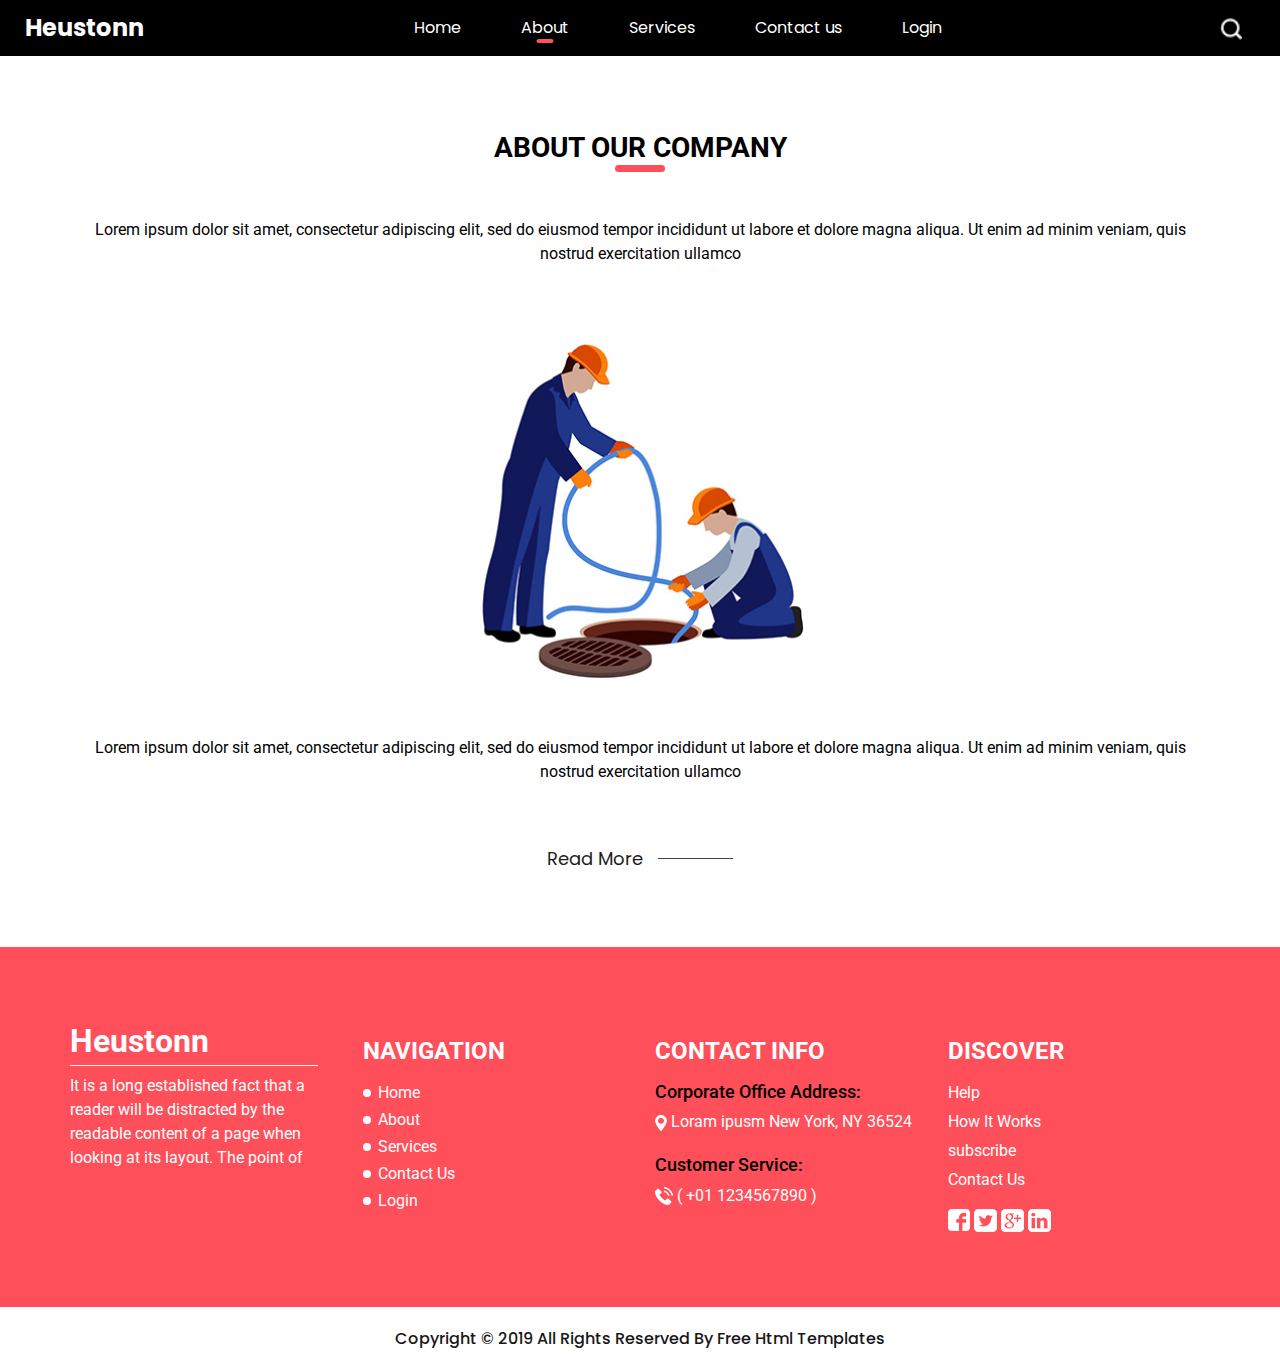
<file: heustonn-html/about.html>
<!DOCTYPE html>
<html>

<head>
  <!-- Basic -->
  <meta charset="utf-8" />
  <meta http-equiv="X-UA-Compatible" content="IE=edge" />
  <!-- Mobile Metas -->
  <meta name="viewport" content="width=device-width, initial-scale=1, shrink-to-fit=no" />
  <!-- Site Metas -->
  <meta name="keywords" content="" />
  <meta name="description" content="" />
  <meta name="author" content="" />

  <title>Heustonn</title>

  <!-- slider stylesheet -->
  <link rel="stylesheet" type="text/css"
    href="https://cdnjs.cloudflare.com/ajax/libs/OwlCarousel2/2.1.3/assets/owl.carousel.min.css" />

  <!-- bootstrap core css -->
  <link rel="stylesheet" type="text/css" href="css/bootstrap.css" />

  <!-- fonts style -->
  <link href="https://fonts.googleapis.com/css?family=Poppins:400,700|Roboto:400,700&display=swap" rel="stylesheet">
  <!-- Custom styles for this template -->
  <link href="css/style.css" rel="stylesheet" />
  <!-- responsive style -->
  <link href="css/responsive.css" rel="stylesheet" />
</head>

<body>
  <div class="hero_area">
    <!-- header section strats -->
    <header class="header_section">
      <div class="container-fluid">
        <nav class="navbar navbar-expand-lg custom_nav-container ">
          <a class="navbar-brand" href="index.html">
            <span>
              Heustonn
            </span>
          </a>
          <button class="navbar-toggler ml-auto" type="button" data-toggle="collapse"
            data-target="#navbarSupportedContent" aria-controls="navbarSupportedContent" aria-expanded="false"
            aria-label="Toggle navigation">
            <span class="navbar-toggler-icon"></span>
          </button>

          <div class="collapse navbar-collapse" id="navbarSupportedContent">
            <div class="d-flex mx-auto flex-column flex-lg-row align-items-center">
              <ul class="navbar-nav  ">
                <li class="nav-item ">
                  <a class="nav-link" href="index.html">Home <span class="sr-only">(current)</span></a>
                </li>
                <li class="nav-item active">
                  <a class="nav-link" href="about.html"> About </a>
                </li>
                <li class="nav-item">
                  <a class="nav-link" href="service.html"> Services </a>
                </li>
                <li class="nav-item">
                  <a class="nav-link" href="contact.html">Contact us</a>
                </li>
                <li class="nav-item">
                  <a class="nav-link" href="#">Login</a>
                </li>
              </ul>
            </div>
          </div>
          <form class="form-inline my-2 my-lg-0 ml-0 ml-lg-4 mb-3 mb-lg-0">
            <button class="btn  my-2 my-sm-0 nav_search-btn" type="submit"></button>
          </form>
        </nav>
      </div>
    </header>
    <!-- end header section -->
  </div>

  <!-- about section -->
  <section class="about_section layout_padding">
    <div class="container">
      <div class="custom_heading-container">
        <h3 class=" ">
          ABOUT OUR COMPANY
        </h3>
      </div>
      <p class="layout_padding2-top">
        Lorem ipsum dolor sit amet, consectetur adipiscing elit, sed do eiusmod tempor incididunt ut labore et dolore
        magna aliqua. Ut enim ad minim veniam, quis nostrud exercitation ullamco
      </p>
      <div class="img-box layout_padding2">
        <img src="images/about-img.jpg" alt="">
      </div>
      <p class="layout_padding2-bottom">
        Lorem ipsum dolor sit amet, consectetur adipiscing elit, sed do eiusmod tempor incididunt ut labore et dolore
        magna aliqua. Ut enim ad minim veniam, quis nostrud exercitation ullamco
      </p>
    </div>
    <div class="container">
      <div class="btn-box">
        <a href="">
          Read More
        </a>
        <hr>
      </div>
    </div>
  </section>
  <!-- end about section -->


  <!-- info section -->
  <section class="info_section layout_padding">
    <div class="container">
      <div class="row">
        <div class="col-md-3">
          <div class="info-logo">
            <h2>
              Heustonn
            </h2>
            <p>
              It is a long established fact that a reader will be distracted by the readable content of a page when
              looking at its layout. The point of
            </p>
          </div>
        </div>
        <div class="col-md-3">
          <div class="info-nav">
            <h4>
              Navigation
            </h4>
            <ul>
              <li>
                <a href="index.html">
                  Home
                </a>
              </li>
              <li>
                <a href="about.html">
                  About
                </a>
              </li>
              <li>
                <a href="service.html">
                  Services
                </a>
              </li>
              <li>
                <a href="contact.html">
                  Contact Us
                </a>
              </li>
              <li>
                <a href="#">
                  Login
                </a>
              </li>
            </ul>
          </div>
        </div>
        <div class="col-md-3">
          <div class="info-contact">
            <h4>
              Contact Info
            </h4>
            <div class="location">
              <h6>
                Corporate Office Address:
              </h6>
              <a href="">
                <img src="images/location.png" alt="">
                <span>
                  Loram ipusm New York, NY 36524
                </span>
              </a>
            </div>
            <div class="call">
              <h6>
                Customer Service:
              </h6>
              <a href="">
                <img src="images/telephone.png" alt="">
                <span>
                  ( +01 1234567890 )
                </span>
              </a>
            </div>
          </div>
        </div>
        <div class="col-md-3">
          <div class="discover">
            <h4>
              Discover
            </h4>
            <ul>
              <li>
                <a href="">
                  Help
                </a>
              </li>
              <li>
                <a href="">
                  How It Works

                </a>
              </li>
              <li>
                <a href="">
                  subscribe
                </a>
              </li>
              <li>
                <a href="contact.html">
                  Contact Us
                </a>
              </li>
            </ul>
            <div class="social-box">
              <a href="">
                <img src="images/facebook.png" alt="">
              </a>
              <a href="">
                <img src="images/twitter.png" alt="">
              </a>
              <a href="">
                <img src="images/google-plus.png" alt="">
              </a>
              <a href="">
                <img src="images/linkedin.png" alt="">
              </a>
            </div>
          </div>
        </div>
      </div>
    </div>
  </section>

  <!-- end info_section -->

  <!-- footer section -->
  <section class="container-fluid footer_section">
    <p>
      Copyright &copy; 2019 All Rights Reserved By
      <a href="https://html.design/">Free Html Templates</a>
    </p>
  </section>
  <!-- footer section -->

  <script type="text/javascript" src="js/jquery-3.4.1.min.js"></script>
  <script type="text/javascript" src="js/bootstrap.js"></script>
</body>

</html>
</file>
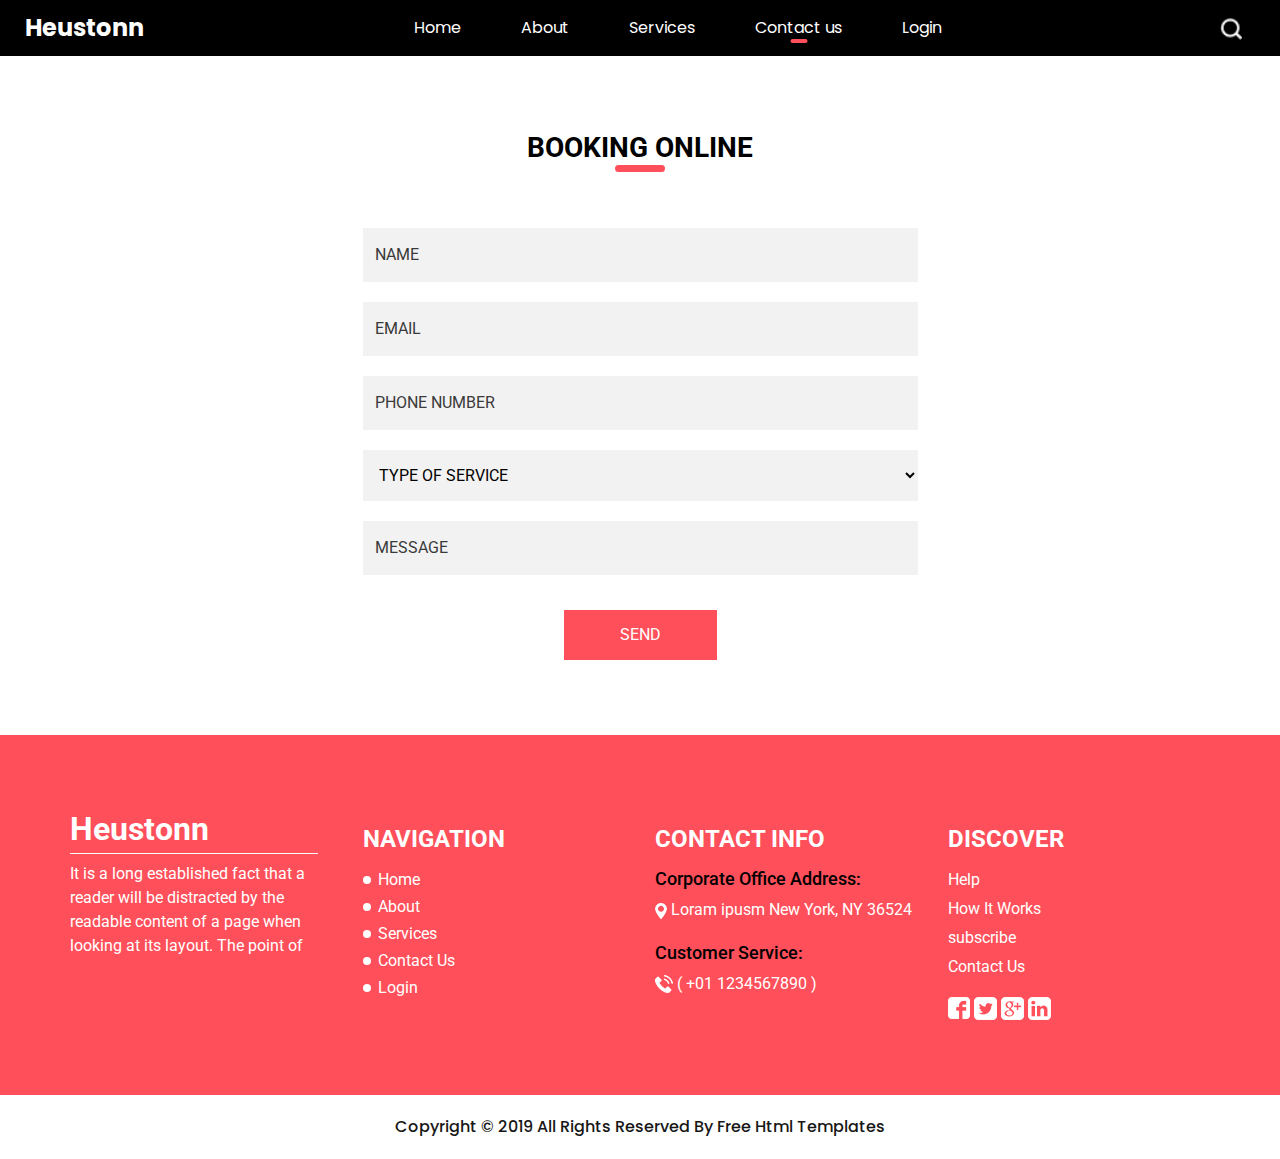
<file: heustonn-html/contact.html>
<!DOCTYPE html>
<html>

<head>
  <!-- Basic -->
  <meta charset="utf-8" />
  <meta http-equiv="X-UA-Compatible" content="IE=edge" />
  <!-- Mobile Metas -->
  <meta name="viewport" content="width=device-width, initial-scale=1, shrink-to-fit=no" />
  <!-- Site Metas -->
  <meta name="keywords" content="" />
  <meta name="description" content="" />
  <meta name="author" content="" />

  <title>Heustonn</title>

  <!-- slider stylesheet -->
  <link rel="stylesheet" type="text/css"
    href="https://cdnjs.cloudflare.com/ajax/libs/OwlCarousel2/2.1.3/assets/owl.carousel.min.css" />

  <!-- bootstrap core css -->
  <link rel="stylesheet" type="text/css" href="css/bootstrap.css" />

  <!-- fonts style -->
  <link href="https://fonts.googleapis.com/css?family=Poppins:400,700|Roboto:400,700&display=swap" rel="stylesheet">
  <!-- Custom styles for this template -->
  <link href="css/style.css" rel="stylesheet" />
  <!-- responsive style -->
  <link href="css/responsive.css" rel="stylesheet" />
</head>

<body>
  <div class="hero_area">
    <!-- header section strats -->
    <header class="header_section">
      <div class="container-fluid">
        <nav class="navbar navbar-expand-lg custom_nav-container ">
          <a class="navbar-brand" href="index.html">
            <span>
              Heustonn
            </span>
          </a>
          <button class="navbar-toggler ml-auto" type="button" data-toggle="collapse"
            data-target="#navbarSupportedContent" aria-controls="navbarSupportedContent" aria-expanded="false"
            aria-label="Toggle navigation">
            <span class="navbar-toggler-icon"></span>
          </button>

          <div class="collapse navbar-collapse" id="navbarSupportedContent">
            <div class="d-flex mx-auto flex-column flex-lg-row align-items-center">
              <ul class="navbar-nav  ">
                <li class="nav-item ">
                  <a class="nav-link" href="index.html">Home <span class="sr-only">(current)</span></a>
                </li>
                <li class="nav-item">
                  <a class="nav-link" href="about.html"> About </a>
                </li>
                <li class="nav-item">
                  <a class="nav-link" href="service.html"> Services </a>
                </li>
                <li class="nav-item active">
                  <a class="nav-link" href="contact.html">Contact us</a>
                </li>
                <li class="nav-item">
                  <a class="nav-link" href="#">Login</a>
                </li>
              </ul>
            </div>
          </div>
          <form class="form-inline my-2 my-lg-0 ml-0 ml-lg-4 mb-3 mb-lg-0">
            <button class="btn  my-2 my-sm-0 nav_search-btn" type="submit"></button>
          </form>
        </nav>
      </div>
    </header>
    <!-- end header section -->
  </div>

  <!-- contact section -->

  <section class="contact_section layout_padding">
    <div class="custom_heading-container">
      <h3 class=" ">
        Booking Online
      </h3>
    </div>
    <div class="container layout_padding2-top">
      <div class="row">
        <div class="col-md-6 mx-auto">
          <form action="">
            <div>
              <input type="text" placeholder="NAME">
            </div>
            <div>
              <input type="email" placeholder="EMAIL">
            </div>
            <div>
              <input type="text" placeholder="PHONE NUMBER">
            </div>
            <div>
              <select name="" id="">
                <option value="" disabled selected>TYPE OF SERVICE</option>
                <option value="">Service 1</option>
                <option value="">Service 2</option>
                <option value="">Service 3</option>
              </select>
            </div>
            <div>
              <input type="text" class="message-box" placeholder="MESSAGE">
            </div>
            <div class="d-flex justify-content-center ">
              <button>
                SEND
              </button>
            </div>
          </form>
        </div>
      </div>

    </div>
  </section>

  <!-- end contact section -->

  <!-- info section -->
  <section class="info_section layout_padding">
    <div class="container">
      <div class="row">
        <div class="col-md-3">
          <div class="info-logo">
            <h2>
              Heustonn
            </h2>
            <p>
              It is a long established fact that a reader will be distracted by the readable content of a page when
              looking at its layout. The point of
            </p>
          </div>
        </div>
        <div class="col-md-3">
          <div class="info-nav">
            <h4>
              Navigation
            </h4>
            <ul>
              <li>
                <a href="index.html">
                  Home
                </a>
              </li>
              <li>
                <a href="about.html">
                  About
                </a>
              </li>
              <li>
                <a href="service.html">
                  Services
                </a>
              </li>
              <li>
                <a href="contact.html">
                  Contact Us
                </a>
              </li>
              <li>
                <a href="#">
                  Login
                </a>
              </li>
            </ul>
          </div>
        </div>
        <div class="col-md-3">
          <div class="info-contact">
            <h4>
              Contact Info
            </h4>
            <div class="location">
              <h6>
                Corporate Office Address:
              </h6>
              <a href="">
                <img src="images/location.png" alt="">
                <span>
                  Loram ipusm New York, NY 36524
                </span>
              </a>
            </div>
            <div class="call">
              <h6>
                Customer Service:
              </h6>
              <a href="">
                <img src="images/telephone.png" alt="">
                <span>
                  ( +01 1234567890 )
                </span>
              </a>
            </div>
          </div>
        </div>
        <div class="col-md-3">
          <div class="discover">
            <h4>
              Discover
            </h4>
            <ul>
              <li>
                <a href="">
                  Help
                </a>
              </li>
              <li>
                <a href="">
                  How It Works

                </a>
              </li>
              <li>
                <a href="">
                  subscribe
                </a>
              </li>
              <li>
                <a href="contact.html">
                  Contact Us
                </a>
              </li>
            </ul>
            <div class="social-box">
              <a href="">
                <img src="images/facebook.png" alt="">
              </a>
              <a href="">
                <img src="images/twitter.png" alt="">
              </a>
              <a href="">
                <img src="images/google-plus.png" alt="">
              </a>
              <a href="">
                <img src="images/linkedin.png" alt="">
              </a>
            </div>
          </div>
        </div>
      </div>
    </div>
  </section>



  <!-- end info_section -->

  <!-- footer section -->
  <section class="container-fluid footer_section">
    <p>
      Copyright &copy; 2019 All Rights Reserved By
      <a href="https://html.design/">Free Html Templates</a>
    </p>
  </section>
  <!-- footer section -->

  <script type="text/javascript" src="js/jquery-3.4.1.min.js"></script>
  <script type="text/javascript" src="js/bootstrap.js"></script>
</body>

</html>
</file>
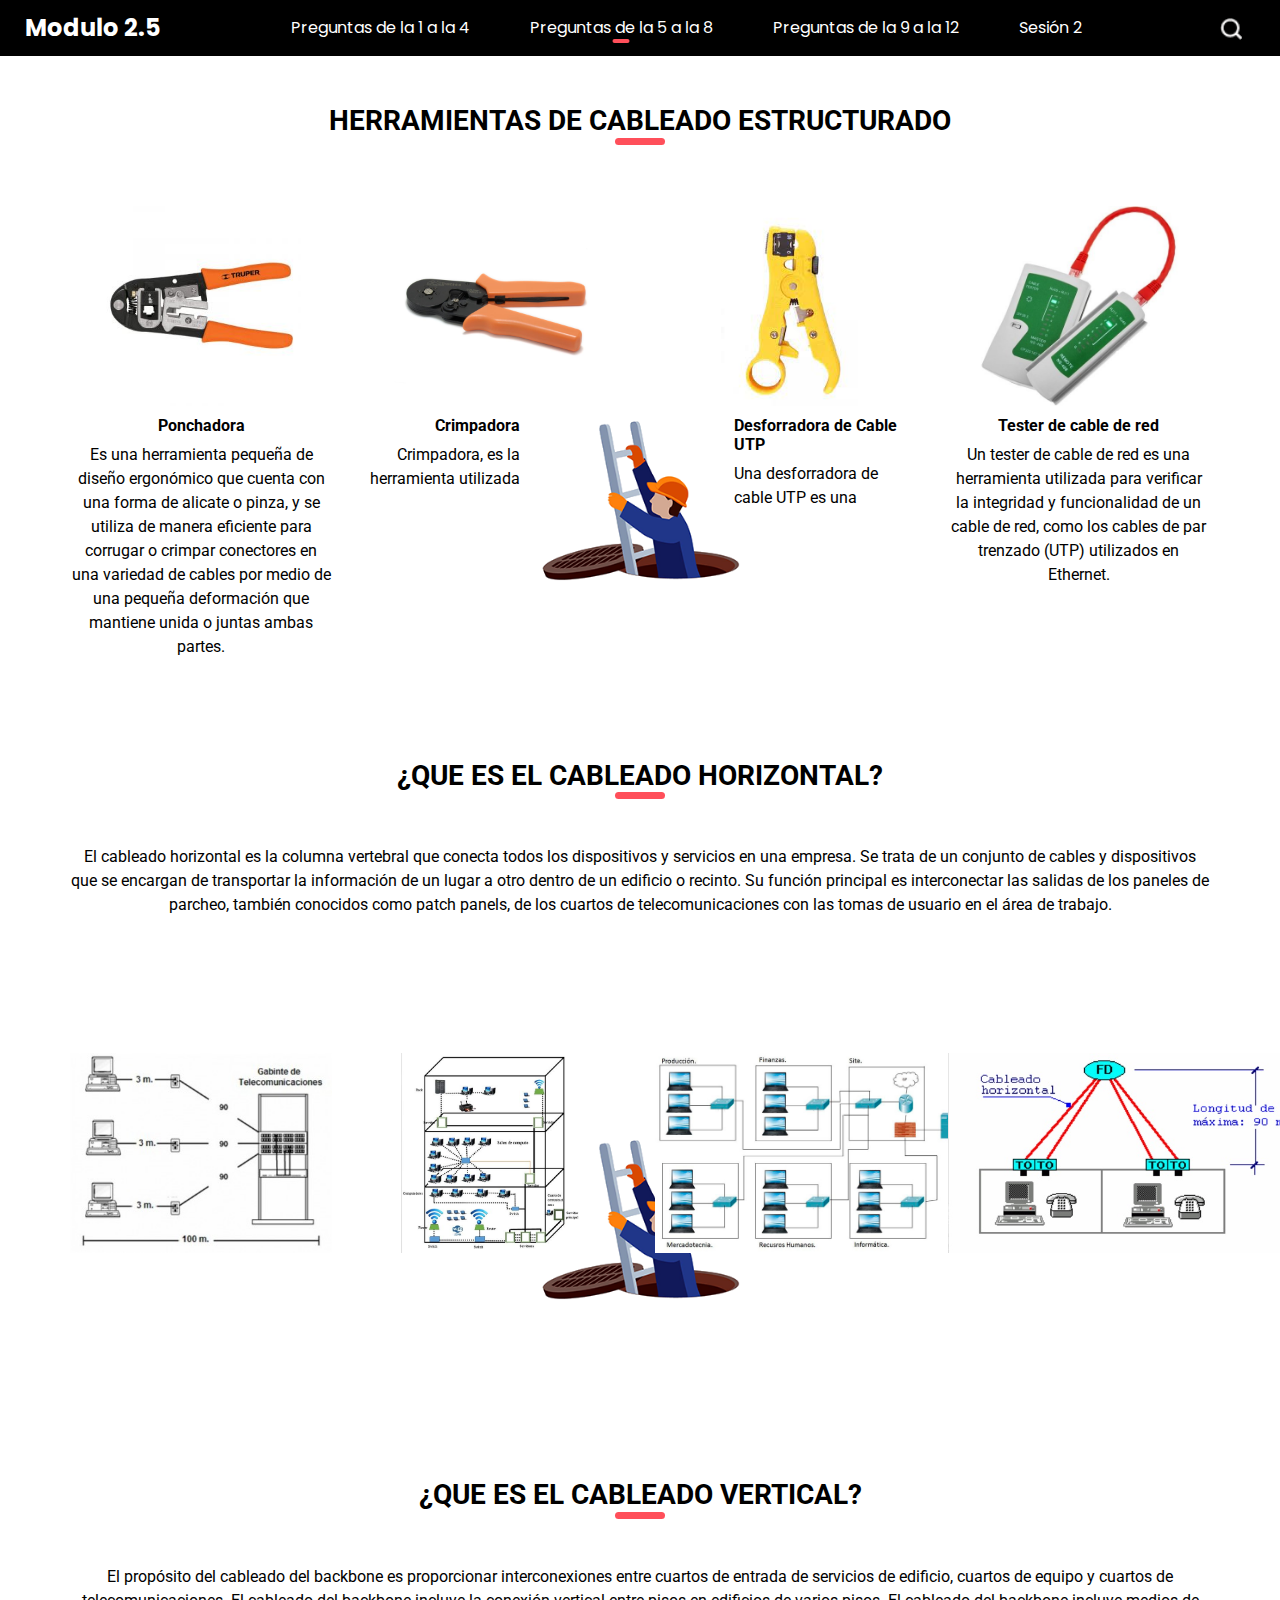
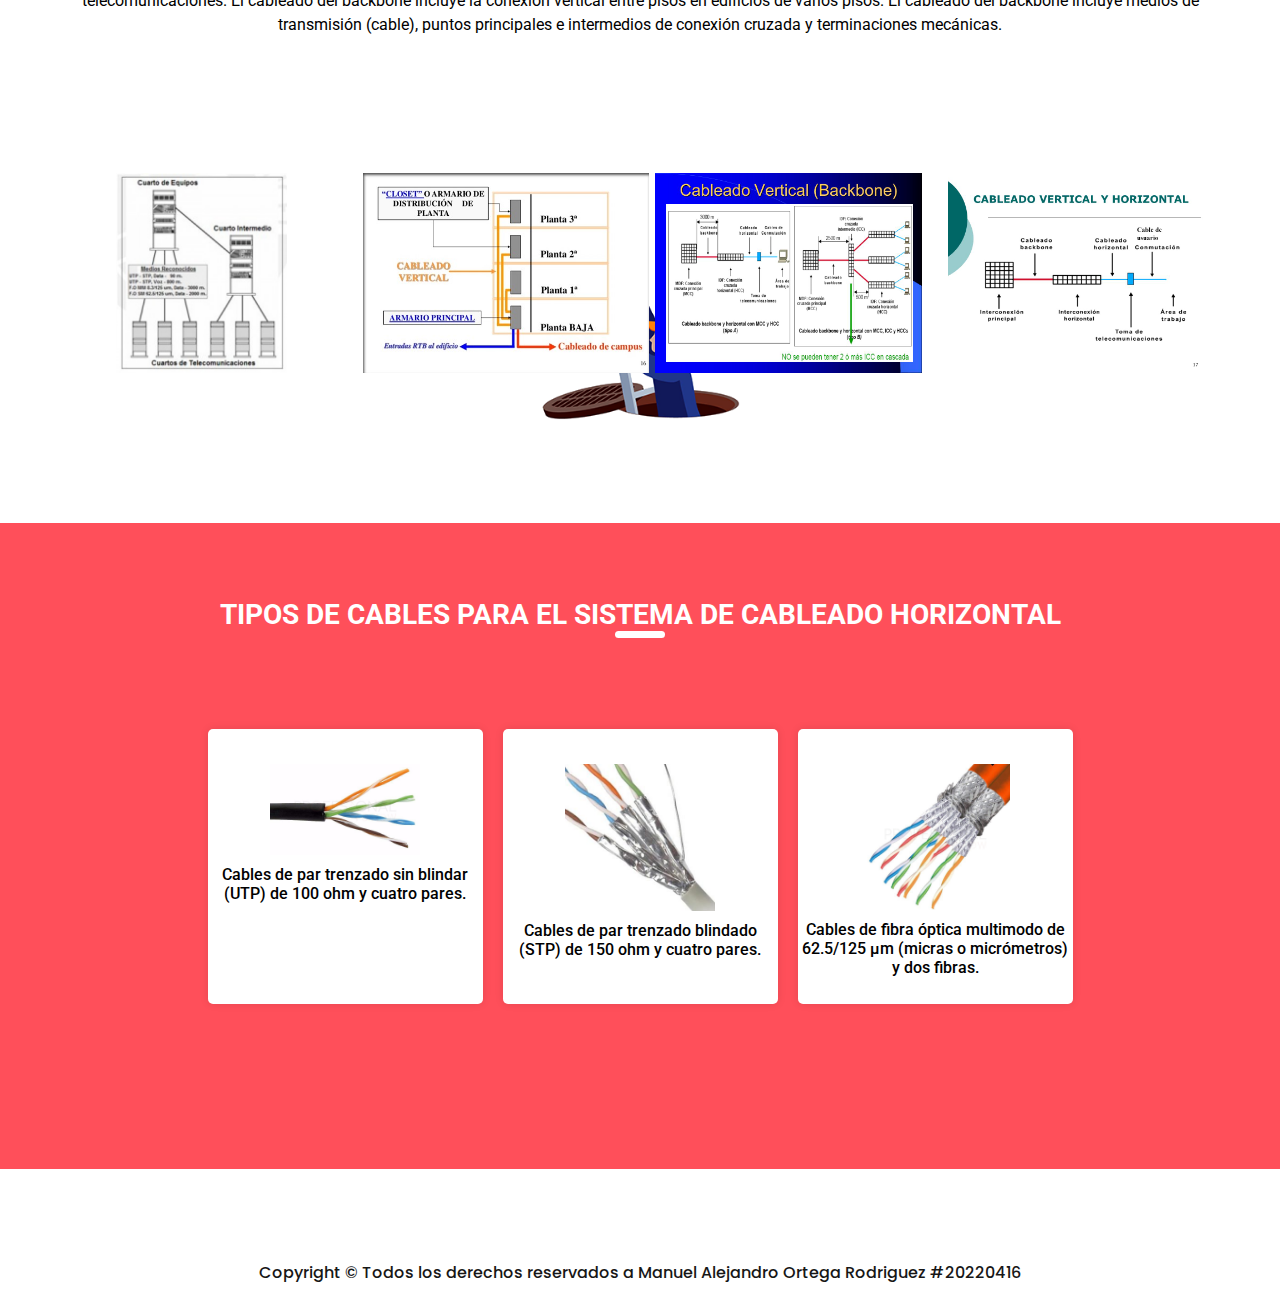
<file: heustonn-html/Preguntas de la 5 a la 8.html>
<!DOCTYPE html>
<html>

<head>
  <!-- Basic -->
  <meta charset="utf-8" />
  <meta http-equiv="X-UA-Compatible" content="IE=edge" />
  <!-- Mobile Metas -->
  <meta name="viewport" content="width=device-width, initial-scale=1, shrink-to-fit=no" />
  <!-- Site Metas -->
  <meta name="keywords" content="" />
  <meta name="description" content="" />
  <meta name="author" content="" />

  <title>Heustonn</title>

  <!-- slider stylesheet -->
  <link rel="stylesheet" type="text/css"
    href="https://cdnjs.cloudflare.com/ajax/libs/OwlCarousel2/2.1.3/assets/owl.carousel.min.css" />

  <!-- bootstrap core css -->
  <link rel="stylesheet" type="text/css" href="css/bootstrap.css" />

  <!-- fonts style -->
  <link href="https://fonts.googleapis.com/css?family=Poppins:400,700|Roboto:400,700&display=swap" rel="stylesheet">
  <!-- Custom styles for this template -->
  <link href="css/style.css" rel="stylesheet" />
  <!-- responsive style -->
  <link href="css/responsive.css" rel="stylesheet" />
</head>

<body>
  <div class="hero_area">
    <!-- header section strats -->
    <header class="header_section">
      <div class="container-fluid">
        <nav class="navbar navbar-expand-lg custom_nav-container ">
          <a class="navbar-brand" href="index.html">
            <span>
              Modulo 2.5
            </span>
          </a>
          <button class="navbar-toggler ml-auto" type="button" data-toggle="collapse"
            data-target="#navbarSupportedContent" aria-controls="navbarSupportedContent" aria-expanded="false"
            aria-label="Toggle navigation">
            <span class="navbar-toggler-icon"></span>
          </button>

          <div class="collapse navbar-collapse" id="navbarSupportedContent">
            <div class="d-flex mx-auto flex-column flex-lg-row align-items-center">
              <ul class="navbar-nav  ">
                <li class="nav-item ">
                  <a class="nav-link" href="index.html">Preguntas de la 1 a la 4 <span class="sr-only">(current)</span></a>
                </li>
                <li class="nav-item active">
                  <a class="nav-link" href="Preguntas de la 5 a la 8.html"> Preguntas de la 5 a la 8 </a>
                </li>
                <li class="nav-item">
                  <a class="nav-link" href="Preguntas de la 9 a la 12.html"> Preguntas de la 9 a la 12 </a>
                </li>
                <li class="nav-item">
                  <a class="nav-link" href="Sesión 2.html"> Sesión 2 </a>
                </li>
              </ul>
            </div>
          </div>
          <form class="form-inline my-2 my-lg-0 ml-0 ml-lg-4 mb-3 mb-lg-0">
            <button class="btn  my-2 my-sm-0 nav_search-btn" type="submit"></button>
          </form>
        </nav>
      </div>
    </header>
    <!-- end header section -->
  </div>

  <!-- about section -->
  
<br>
  <br>
    <section class="service_section layout_padding-bottom">
      <div class="container">
        <div class="custom_heading-container">
          <h3 class=" ">
            Herramientas de cableado estructurado
          </h3>
        </div>
        <div class="service_container ">
          <div class="row">
            <div class="col-md-3">
              <div class="box b-1">
                <div class="img-box">
                  <img src="images/r-1.jpg" alt="">
                </div>
                <div class="detail-box">
                  <h6>
                    Ponchadora
                  </h6>
                  <p>
                    Es una herramienta pequeña de diseño ergonómico que cuenta con una forma de alicate o pinza, y se utiliza de manera eficiente para corrugar o crimpar conectores en una variedad de cables por medio de una pequeña deformación que mantiene unida o juntas ambas partes. 
                  </p>
                </div>
              </div>
            </div>
            <br>


            <div class="col-md-3">
              <div class="box b-2">
                <div class="img-box">
                  <img src="images/r-2.jpg" alt="">
                </div>
                <div class="detail-box">
                  <h6>
                    Crimpadora
                  </h6>
                  <p>
                    Crimpadora, es la herramienta utilizada para crimpar o corrugar dos piezas metálicas y u otros materiales maleables mediante la deformación de una de ella o ambas piezas. Esta deformación las mantendrá unida de una forma muy segura. 
                  </p>
                </div>
              </div>
            </div>

            <div class="col-md-3">
              <div class="box b-3">
                <div class="img-box">
                  <img src="images/r-3.jpg" alt="">
                </div>
                <div class="detail-box">
                  <h6>
                    Desforradora de Cable UTP
                  </h6>
                  <p>
                    Una desforradora de cable UTP es una herramienta utilizada para remover la cubierta exterior de los cables de par trenzado (UTP, por sus siglas en inglés, que significa "Unshielded Twisted Pair"). Este tipo de cable es comúnmente utilizado en redes de computadoras para la transmisión de datos.
                  </p>
                </div>
              </div>
            </div>

            <div class="col-md-3">
              <div class="box b-4">
                <div class="img-box">
                  <img src="images/r-4.jpg" alt="">
                </div>
                <div class="detail-box">
                  <h6>
                    Tester de cable de red
                  </h6>
                  <p>
                    Un tester de cable de red es una herramienta utilizada para verificar la integridad y funcionalidad de un cable de red, como los cables de par trenzado (UTP) utilizados en Ethernet.
                  </p>
                </div>
              </div>
            </div>
               
          </div>
        </div>
      </div>
    </section>




    <section class="about_section layout_padding">
      <div class="container">
        <div class="custom_heading-container">
          <h3 class=" ">
            ¿Que es el cableado horizontal?
          </h3>
        </div>
        <p class="layout_padding2-top">
          El cableado horizontal es la columna vertebral que conecta todos los dispositivos y servicios en una empresa. Se trata de un conjunto de cables y dispositivos que se encargan de transportar la información de un lugar a otro dentro de un edificio o recinto. Su función principal es interconectar las salidas de los paneles de parcheo, también conocidos como patch panels, de los cuartos de telecomunicaciones con las tomas de usuario en el área de trabajo.
        </p>
      </div>
    </section>


    
    <section class="service_section layout_padding-bottom">
      <div class="container">
        <div class="service_container ">
          <div class="row">
            <div class="col-md-3">
              <div class="box b-1">
                <div class="img-box">
                  <img src="images/a-1.jpg" alt="">
                </div>
              </div>
            </div>
            <br>


            <div class="col-md-3">
              <div class="box b-2">
                <div class="img-box">
                  <img src="images/a-2.jpg" alt="">
                </div>
              </div>
            </div>

            <div class="col-md-3">
              <div class="box b-3">
                <div class="img-box">
                  <img src="images/a-3.jpg" alt="">
                </div>
              </div>
            </div>

            <div class="col-md-3">
              <div class="box b-4">
                <div class="img-box">
                  <img src="images/a-4.jpg" alt="">
                </div>
              </div>
            </div>
               
          </div>
        </div>
      </div>
    </section>



    <section class="about_section layout_padding">
      <div class="container">
        <div class="custom_heading-container">
          <h3 class=" ">
            ¿Que es el cableado vertical?
          </h3>
        </div>
        <p class="layout_padding2-top">
          El propósito del cableado del backbone es proporcionar interconexiones entre cuartos de entrada de servicios de edificio, cuartos de equipo y cuartos de telecomunicaciones. El cableado del backbone incluye la conexión vertical entre pisos en edificios de varios pisos. El cableado del backbone incluye medios de transmisión (cable), puntos principales e intermedios de conexión cruzada y terminaciones mecánicas.
        </p>
      </div>
    </section>

    <section class="service_section layout_padding-bottom">
      <div class="container">
        <div class="service_container ">
          <div class="row">
            <div class="col-md-3">
              <div class="box b-1">
                <div class="img-box">
                  <img src="images/a-5.jpg" alt="">
                </div>
              </div>
            </div>
            <br>


            <div class="col-md-3">
              <div class="box b-2">
                <div class="img-box">
                  <img src="images/a-6.jpg" alt="">
                </div>
              </div>
            </div>

            <div class="col-md-3">
              <div class="box b-3">
                <div class="img-box">
                  <img src="images/a-7.jpg" alt="">
                </div>
              </div>
            </div>

            <div class="col-md-3">
              <div class="box b-4">
                <div class="img-box">
                  <img src="images/a-8.jpg" alt="">
                </div>
              </div>
            </div>
               
          </div>
        </div>
      </div>
    </section>



    <section class="work_section layout_padding">
      <div class="container">
        <div class="custom_heading-container">
          <h3 class=" ">
            tipos de cables para el sistema de cableado horizontal
          </h3>
        </div>
      </div>
      <div class="work_container ">
        <div class="box b-1">
          <div class="img-box">
            <img src="images/o-1.jpg" alt="">
          </div>
          <div class="name">
            <h6>
              Cables de par trenzado sin blindar (UTP) de 100 ohm y cuatro pares.
            </h6>
          </div>
        </div>
        <div class="box b-2">
          <div class="img-box ">
            <img src="images/o-2.jpg" alt="">
          </div>
          <div class="name">
            <h6>
              Cables de par trenzado blindado (STP) de 150 ohm y cuatro pares.
            </h6>
          </div>
        </div>
        <div class="box b-3">
          <div class="img-box ">
            <img src="images/o-3.jpg" alt="">
          </div>
          <div class="name">
            <h6>
              Cables de fibra óptica multimodo de 62.5/125 µm (micras o micrómetros) y dos fibras.
            </h6>
          </div>
        </div>
        
      </div>
      <div class="container">
      </div>
    </section>

    <br>
    <br>
    <br>





  <!-- end about section -->




  <!-- end info_section -->

  <!-- footer section -->
  <section class="container-fluid footer_section">
    <p>
      Copyright &copy; Todos los derechos reservados a Manuel Alejandro Ortega Rodriguez #20220416
    </p>
  </section>
  <!-- footer section -->

  <script type="text/javascript" src="js/jquery-3.4.1.min.js"></script>
  <script type="text/javascript" src="js/bootstrap.js"></script>
</body>

</html>
</file>
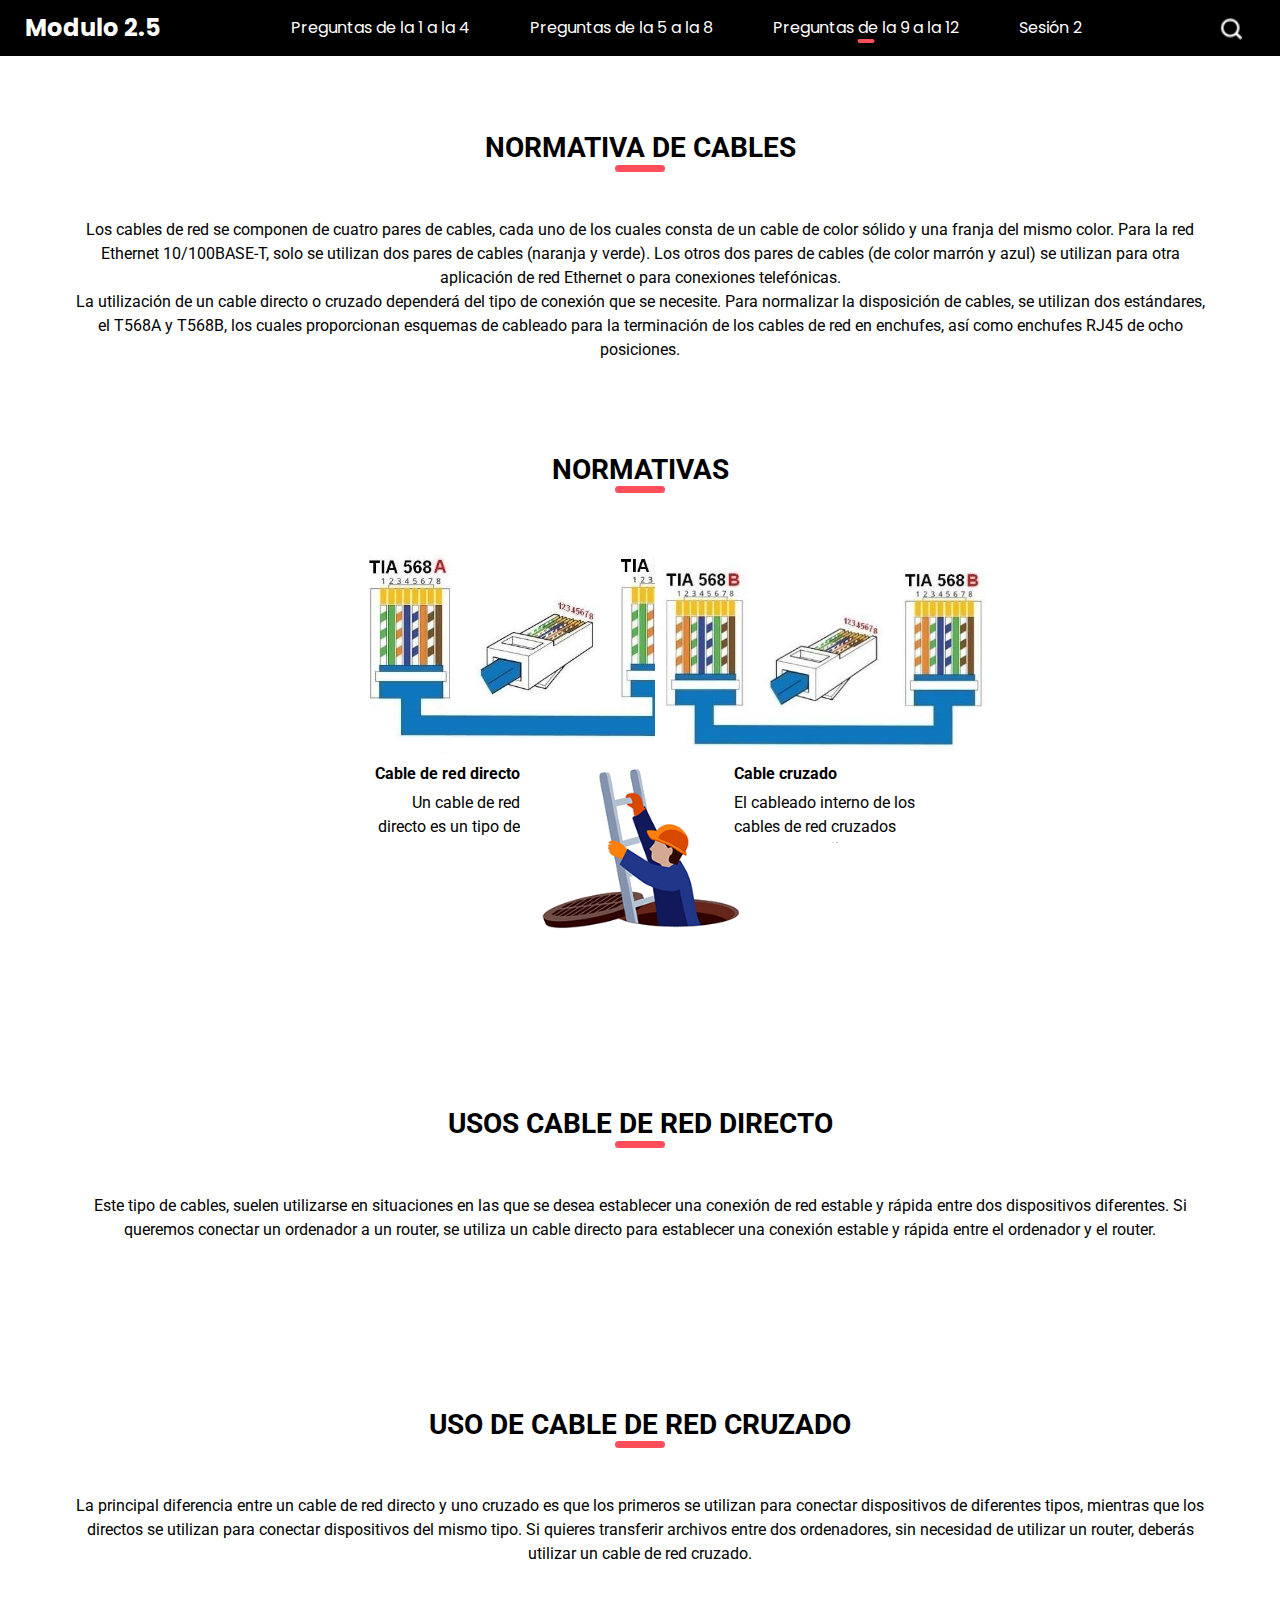
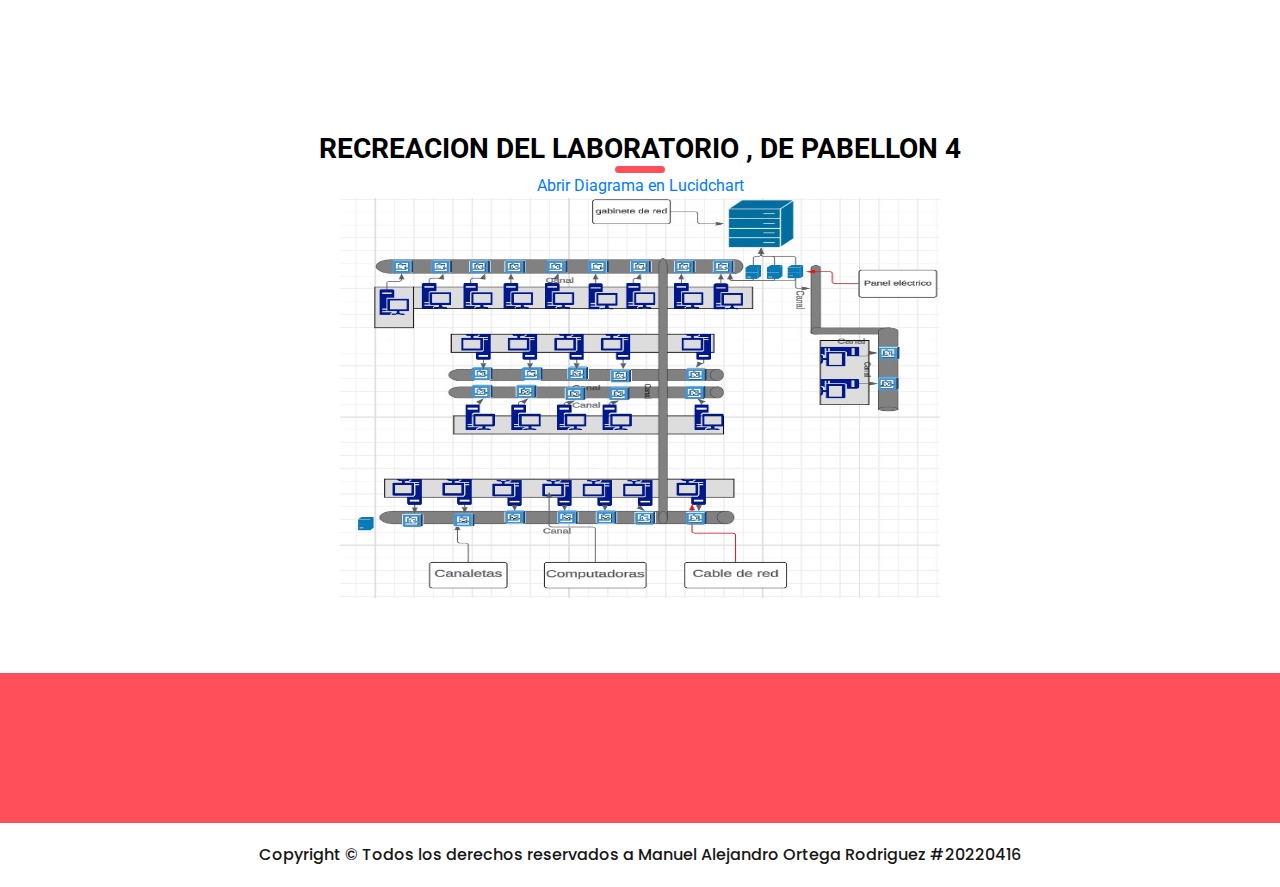
<file: heustonn-html/Preguntas de la 9 a la 12.html>
<!DOCTYPE html>
<html>

<head>
  <!-- Basic -->
  <meta charset="utf-8" />
  <meta http-equiv="X-UA-Compatible" content="IE=edge" />
  <!-- Mobile Metas -->
  <meta name="viewport" content="width=device-width, initial-scale=1, shrink-to-fit=no" />
  <!-- Site Metas -->
  <meta name="keywords" content="" />
  <meta name="description" content="" />
  <meta name="author" content="" />

  <title>Heustonn</title>

  <!-- slider stylesheet -->
  <link rel="stylesheet" type="text/css"
    href="https://cdnjs.cloudflare.com/ajax/libs/OwlCarousel2/2.1.3/assets/owl.carousel.min.css" />

  <!-- bootstrap core css -->
  <link rel="stylesheet" type="text/css" href="css/bootstrap.css" />

  <!-- fonts style -->
  <link href="https://fonts.googleapis.com/css?family=Poppins:400,700|Roboto:400,700&display=swap" rel="stylesheet">
  <!-- Custom styles for this template -->
  <link href="css/style.css" rel="stylesheet" />
  <!-- responsive style -->
  <link href="css/responsive.css" rel="stylesheet" />
</head>

<body>
  <div class="hero_area">
    <!-- header section strats -->
    <header class="header_section">
      <div class="container-fluid">
        <nav class="navbar navbar-expand-lg custom_nav-container ">
          <a class="navbar-brand" href="index.html">
            <span>
              Modulo 2.5
            </span>
          </a>
          <button class="navbar-toggler ml-auto" type="button" data-toggle="collapse"
            data-target="#navbarSupportedContent" aria-controls="navbarSupportedContent" aria-expanded="false"
            aria-label="Toggle navigation">
            <span class="navbar-toggler-icon"></span>
          </button>

          <div class="collapse navbar-collapse" id="navbarSupportedContent">
            <div class="d-flex mx-auto flex-column flex-lg-row align-items-center">
              <ul class="navbar-nav  ">
                <li class="nav-item ">
                  <a class="nav-link" href="index.html">Preguntas de la 1 a la 4 <span class="sr-only">(current)</span></a>
                </li>
                <li class="nav-item">
                  <a class="nav-link" href="Preguntas de la 5 a la 8.html"> Preguntas de la 5 a la 8 </a>
                </li>
                <li class="nav-item active">
                  <a class="nav-link" href="Preguntas de la 9 a la 12.html"> Preguntas de la 9 a la 12 </a>
                </li>
                <li class="nav-item">
                  <a class="nav-link" href="Sesión 2.html"> Sesión 2 </a>
                </li>
              </ul>
            </div>
          </div>
          <form class="form-inline my-2 my-lg-0 ml-0 ml-lg-4 mb-3 mb-lg-0">
            <button class="btn  my-2 my-sm-0 nav_search-btn" type="submit"></button>
          </form>
        </nav>
      </div>
    </header>
    <!-- end header section -->
  </div>

  <!-- service section -->

  <section class="about_section layout_padding">
    <div class="container">
      <div class="custom_heading-container">
        <h3 class=" ">
          Normativa de cables 
        </h3>
      </div>
      <p class="layout_padding2-top">
        Los cables de red se componen de cuatro pares de cables, cada uno de los cuales consta de un cable de color sólido y una franja del mismo color. Para la red Ethernet 10/100BASE-T, solo se utilizan dos pares de cables (naranja y verde). Los otros dos pares de cables (de color marrón y azul) se utilizan para otra aplicación de red Ethernet o para conexiones telefónicas.
        <br>
        La utilización de un cable directo o cruzado dependerá del tipo de conexión que se necesite. Para normalizar la disposición de cables, se utilizan dos estándares, el T568A y T568B, los cuales proporcionan esquemas de cableado para la terminación de los cables de red en enchufes, así como enchufes RJ45 de ocho posiciones.
        
      </p>
    </div>
  </section>

  <section class="service_section layout_padding-bottom">
    <div class="container">
      <div class="custom_heading-container">
        <h3 class=" ">
          Normativas
        </h3>
      </div>
      <div class="service_container ">
        <div class="row">
          <div class="col-md-3">
            <div class="box b-1">
              <div class="img-box">
              </div>
              <div class="detail-box">
              </div>
            </div>
          </div>
          <br>


          <div class="col-md-3">
            <div class="box b-2">
              <div class="img-box">
                <img src="images/c-1.jpg" alt="">
              </div>
              <div class="detail-box">
                <h6>
                  Cable de red directo
                </h6>
                <p>
                  Un cable de red directo es un tipo de cable de par trenzado que se usa en las redes de área local para conectar un ordenador a un núcleo de red como por ejemplo un enrutador.                 </p>
              </div>
            </div>
          </div>
          <br>

          <div class="col-md-3">
            <div class="box b-3">
              <div class="img-box">
                <img src="images/c-2.jpg" alt="">
              </div>
              <div class="detail-box">
                <h6>
                  Cable cruzado
                </h6>
                <p>
                  El cableado interno de los cables de red cruzados invierte las señales de transmisión y recepción. Este tipo de cable se usa con más frecuencia para conectar dos dispositivos del mismo tipo: por ejemplo, dos ordenadores (a través del controlador de interfaz de red) o dos switches entre sí.                </p>
              </div>
            </div>
          </div>

          <div class="col-md-3">
            <div class="box b-4">
              <div class="img-box">

              </div>
              <div class="detail-box">
                
              </div>
            </div>
          </div>
             
        </div>
      </div>
    </div>
  </section>









  <section class="about_section layout_padding">
    <div class="container">
      <div class="custom_heading-container">
        <h3 class=" ">
          Usos cable de red directo
        </h3>
      </div>
      <p class="layout_padding2-top">
        Este tipo de cables, suelen utilizarse en situaciones en las que se desea establecer una conexión de red estable y rápida entre dos dispositivos diferentes. Si queremos conectar un ordenador a un router, se utiliza un cable directo para establecer una conexión estable y rápida entre el ordenador y el router.
      </p>
    </div>
  </section>


  <section class="about_section layout_padding">
    <div class="container">
      <div class="custom_heading-container">
        <h3 class=" ">
          Uso de cable de red cruzado
        </h3>
      </div>
      <p class="layout_padding2-top">
        La principal diferencia entre un cable de red directo y uno cruzado es que los primeros se utilizan para conectar dispositivos de diferentes tipos, mientras que los directos se utilizan para conectar dispositivos del mismo tipo. Si quieres transferir archivos entre dos ordenadores, sin necesidad de utilizar un router, deberás utilizar un cable de red cruzado. 
      </p>
    </div>
  </section>



  <section class="about_section layout_padding">
    <div class="container">
      <div class="custom_heading-container">
        <h3 class=" ">
          Recreacion del laboratorio , de pabellon 4
        </h3>
      </div>
      <a
        href="https://lucid.app/lucidchart/fa92a499-8dbc-40de-aead-0610d0f0aeaa/edit?viewport_loc=-2100%2C-924%2C3840%2C1776%2C0_0&invitationId=inv_90be932e-ef5a-40b4-855a-5d749e4c4d11">Abrir
        Diagrama en Lucidchart</a>
      <br>
      <img src="images/redes del salon .jpg" alt="Diagrama de Redes del Salón" width="600" height="400" allowfullscreen>
    </div>
  </section>





  <!-- end service section -->

  <!-- info section -->
  <section class="info_section layout_padding">
    <div class="container">

    </div>
  </section>



  <!-- end info_section -->

  <!-- footer section -->
  <section class="container-fluid footer_section">
    <p>
      Copyright &copy; Todos los derechos reservados a Manuel Alejandro Ortega Rodriguez #20220416
    </p>
  </section>
  <!-- footer section -->

  <script type="text/javascript" src="js/jquery-3.4.1.min.js"></script>
  <script type="text/javascript" src="js/bootstrap.js"></script>
</body>

</html>
</file>
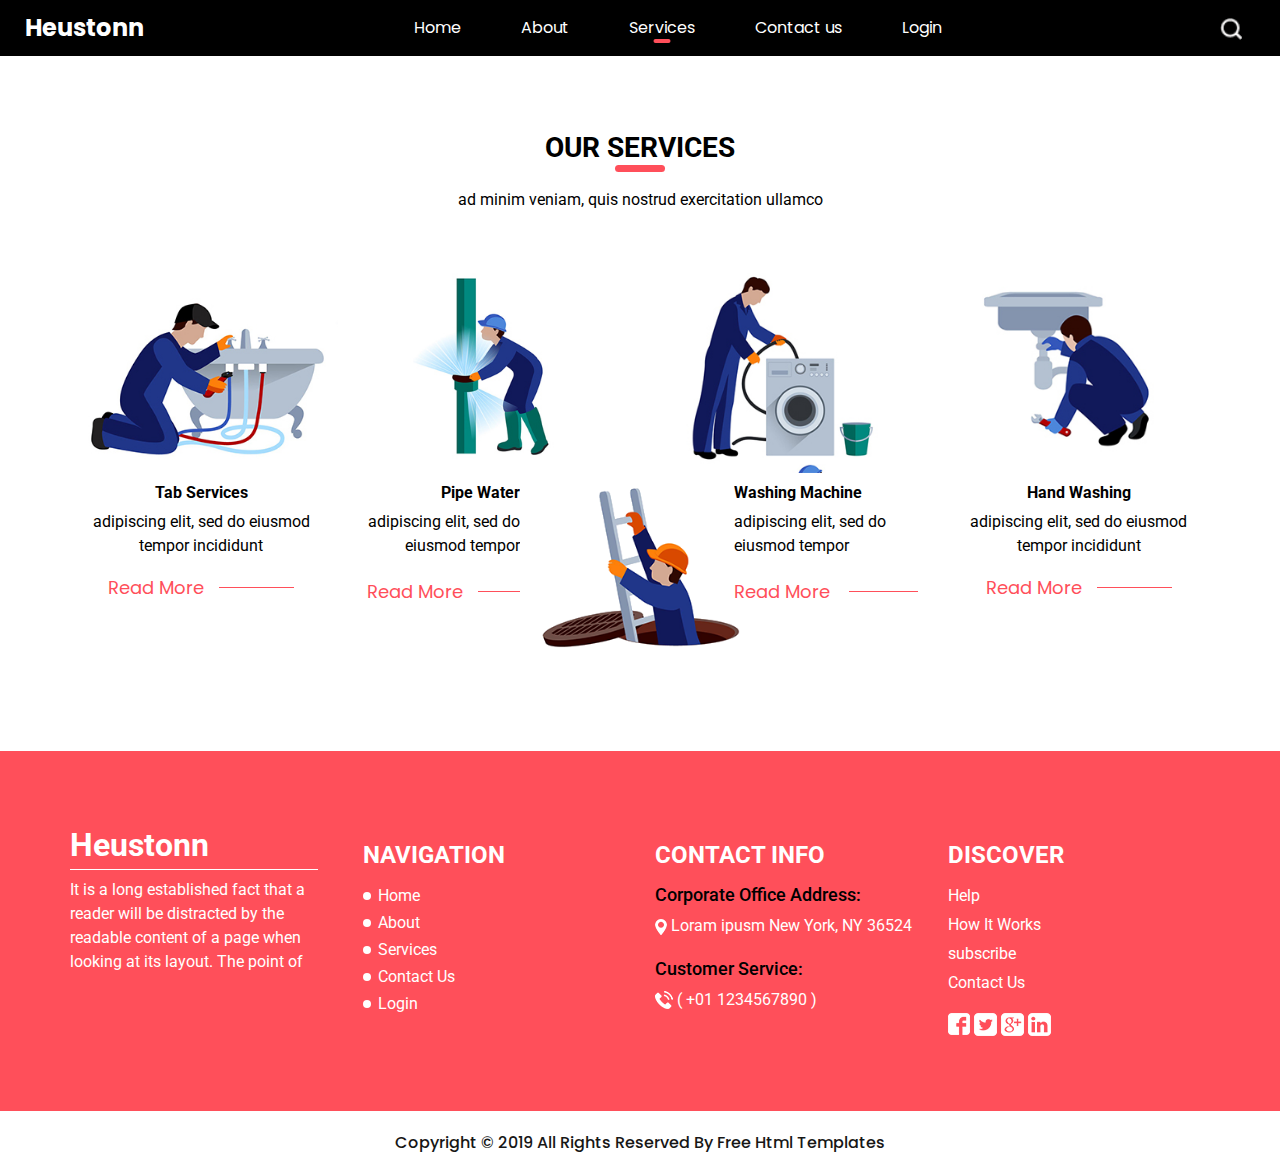
<file: heustonn-html/service.html>
<!DOCTYPE html>
<html>

<head>
  <!-- Basic -->
  <meta charset="utf-8" />
  <meta http-equiv="X-UA-Compatible" content="IE=edge" />
  <!-- Mobile Metas -->
  <meta name="viewport" content="width=device-width, initial-scale=1, shrink-to-fit=no" />
  <!-- Site Metas -->
  <meta name="keywords" content="" />
  <meta name="description" content="" />
  <meta name="author" content="" />

  <title>Heustonn</title>

  <!-- slider stylesheet -->
  <link rel="stylesheet" type="text/css"
    href="https://cdnjs.cloudflare.com/ajax/libs/OwlCarousel2/2.1.3/assets/owl.carousel.min.css" />

  <!-- bootstrap core css -->
  <link rel="stylesheet" type="text/css" href="css/bootstrap.css" />

  <!-- fonts style -->
  <link href="https://fonts.googleapis.com/css?family=Poppins:400,700|Roboto:400,700&display=swap" rel="stylesheet">
  <!-- Custom styles for this template -->
  <link href="css/style.css" rel="stylesheet" />
  <!-- responsive style -->
  <link href="css/responsive.css" rel="stylesheet" />
</head>

<body>
  <div class="hero_area">
    <!-- header section strats -->
    <header class="header_section">
      <div class="container-fluid">
        <nav class="navbar navbar-expand-lg custom_nav-container ">
          <a class="navbar-brand" href="index.html">
            <span>
              Heustonn
            </span>
          </a>
          <button class="navbar-toggler ml-auto" type="button" data-toggle="collapse"
            data-target="#navbarSupportedContent" aria-controls="navbarSupportedContent" aria-expanded="false"
            aria-label="Toggle navigation">
            <span class="navbar-toggler-icon"></span>
          </button>

          <div class="collapse navbar-collapse" id="navbarSupportedContent">
            <div class="d-flex mx-auto flex-column flex-lg-row align-items-center">
              <ul class="navbar-nav  ">
                <li class="nav-item ">
                  <a class="nav-link" href="index.html">Home <span class="sr-only">(current)</span></a>
                </li>
                <li class="nav-item">
                  <a class="nav-link" href="about.html"> About </a>
                </li>
                <li class="nav-item active">
                  <a class="nav-link" href="service.html"> Services </a>
                </li>
                <li class="nav-item">
                  <a class="nav-link" href="contact.html">Contact us</a>
                </li>
                <li class="nav-item">
                  <a class="nav-link" href="#">Login</a>
                </li>
              </ul>
            </div>
          </div>
          <form class="form-inline my-2 my-lg-0 ml-0 ml-lg-4 mb-3 mb-lg-0">
            <button class="btn  my-2 my-sm-0 nav_search-btn" type="submit"></button>
          </form>
        </nav>
      </div>
    </header>
    <!-- end header section -->
  </div>

  <!-- service section -->

  <section class="service_section layout_padding">
    <div class="container">
      <div class="custom_heading-container">
        <h3 class=" ">
          OUR SERVICES
        </h3>
      </div>
      <p class="">
        ad minim veniam, quis nostrud exercitation ullamco
      </p>
      <div class="service_container ">
        <div class="row">
          <div class="col-md-3">
            <div class="box b-1">
              <div class="img-box">
                <img src="images/s-1.jpg" alt="">
              </div>
              <div class="detail-box">
                <h6>
                  Tab Services
                </h6>
                <p>
                  adipiscing elit, sed do eiusmod tempor incididunt
                </p>
                <div class="btn-box">
                  <a href="">
                    Read More
                  </a>
                  <hr>
                </div>
              </div>
            </div>
          </div>
          <div class="col-md-3">
            <div class="box b-2">
              <div class="img-box">
                <img src="images/s-2.jpg" alt="">
              </div>
              <div class="detail-box">
                <h6>
                  Pipe Water
                </h6>
                <p>
                  adipiscing elit, sed do eiusmod tempor incididunt
                </p>
                <div class="btn-box">
                  <a href="">
                    Read More
                  </a>
                  <hr>
                </div>
              </div>
            </div>
          </div>
          <div class="col-md-3">
            <div class="box b-3">
              <div class="img-box">
                <img src="images/s-3.jpg" alt="">
              </div>
              <div class="detail-box">
                <h6>
                  Washing Machine
                </h6>
                <p>
                  adipiscing elit, sed do eiusmod tempor incididunt
                </p>
                <div class="btn-box">
                  <a href="">
                    Read More
                  </a>
                  <hr>
                </div>
              </div>
            </div>
          </div>
          <div class="col-md-3">
            <div class="box b-4">
              <div class="img-box">
                <img src="images/s-4.jpg" alt="">
              </div>
              <div class="detail-box">
                <h6>
                  Hand Washing
                </h6>
                <p>
                  adipiscing elit, sed do eiusmod tempor incididunt
                </p>
                <div class="btn-box">
                  <a href="">
                    Read More
                  </a>
                  <hr>
                </div>
              </div>
            </div>
          </div>
        </div>
      </div>
    </div>
  </section>

  <!-- end service section -->

  <!-- info section -->
  <section class="info_section layout_padding">
    <div class="container">
      <div class="row">
        <div class="col-md-3">
          <div class="info-logo">
            <h2>
              Heustonn
            </h2>
            <p>
              It is a long established fact that a reader will be distracted by the readable content of a page when
              looking at its layout. The point of
            </p>
          </div>
        </div>
        <div class="col-md-3">
          <div class="info-nav">
            <h4>
              Navigation
            </h4>
            <ul>
              <li>
                <a href="index.html">
                  Home
                </a>
              </li>
              <li>
                <a href="about.html">
                  About
                </a>
              </li>
              <li>
                <a href="service.html">
                  Services
                </a>
              </li>
              <li>
                <a href="contact.html">
                  Contact Us
                </a>
              </li>
              <li>
                <a href="#">
                  Login
                </a>
              </li>
            </ul>
          </div>
        </div>
        <div class="col-md-3">
          <div class="info-contact">
            <h4>
              Contact Info
            </h4>
            <div class="location">
              <h6>
                Corporate Office Address:
              </h6>
              <a href="">
                <img src="images/location.png" alt="">
                <span>
                  Loram ipusm New York, NY 36524
                </span>
              </a>
            </div>
            <div class="call">
              <h6>
                Customer Service:
              </h6>
              <a href="">
                <img src="images/telephone.png" alt="">
                <span>
                  ( +01 1234567890 )
                </span>
              </a>
            </div>
          </div>
        </div>
        <div class="col-md-3">
          <div class="discover">
            <h4>
              Discover
            </h4>
            <ul>
              <li>
                <a href="">
                  Help
                </a>
              </li>
              <li>
                <a href="">
                  How It Works

                </a>
              </li>
              <li>
                <a href="">
                  subscribe
                </a>
              </li>
              <li>
                <a href="contact.html">
                  Contact Us
                </a>
              </li>
            </ul>
            <div class="social-box">
              <a href="">
                <img src="images/facebook.png" alt="">
              </a>
              <a href="">
                <img src="images/twitter.png" alt="">
              </a>
              <a href="">
                <img src="images/google-plus.png" alt="">
              </a>
              <a href="">
                <img src="images/linkedin.png" alt="">
              </a>
            </div>
          </div>
        </div>
      </div>
    </div>
  </section>



  <!-- end info_section -->

  <!-- footer section -->
  <section class="container-fluid footer_section">
    <p>
      Copyright &copy; 2019 All Rights Reserved By
      <a href="https://html.design/">Free Html Templates</a>
    </p>
  </section>
  <!-- footer section -->

  <script type="text/javascript" src="js/jquery-3.4.1.min.js"></script>
  <script type="text/javascript" src="js/bootstrap.js"></script>
</body>

</html>
</file>
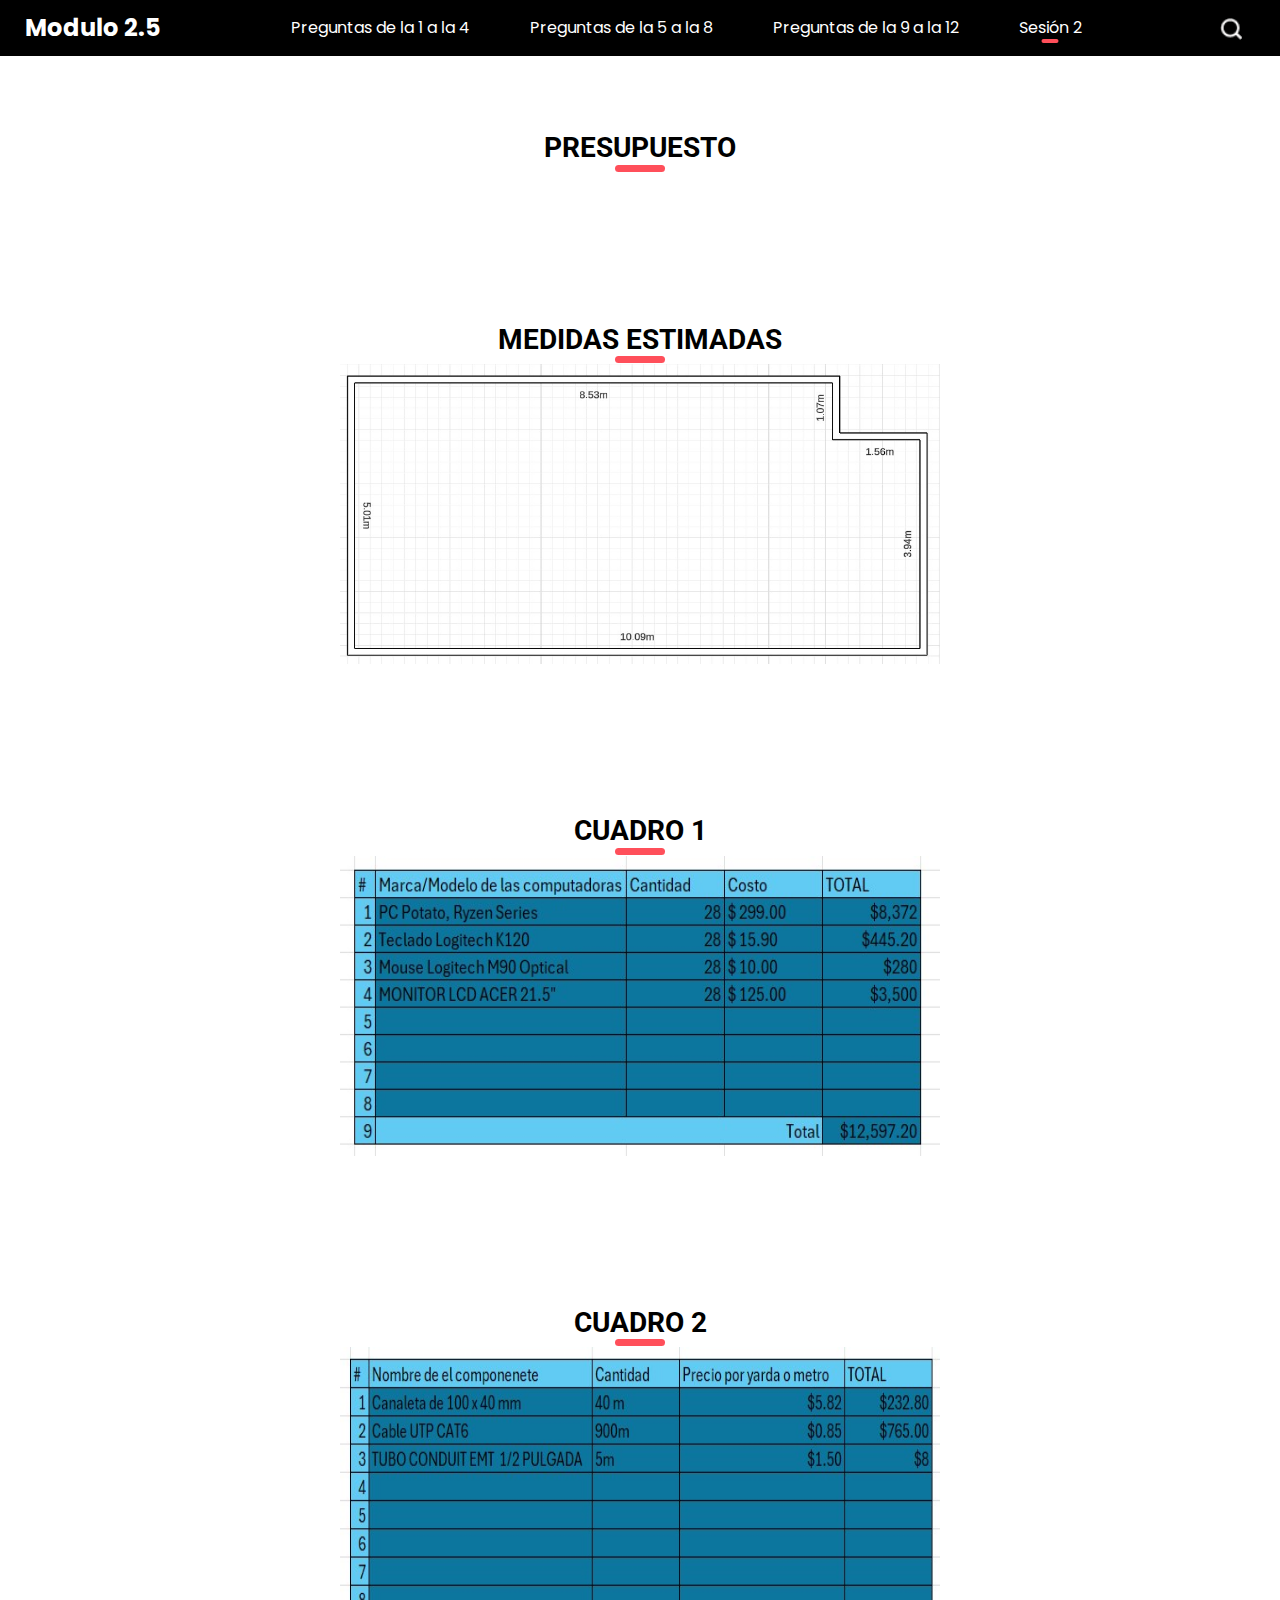
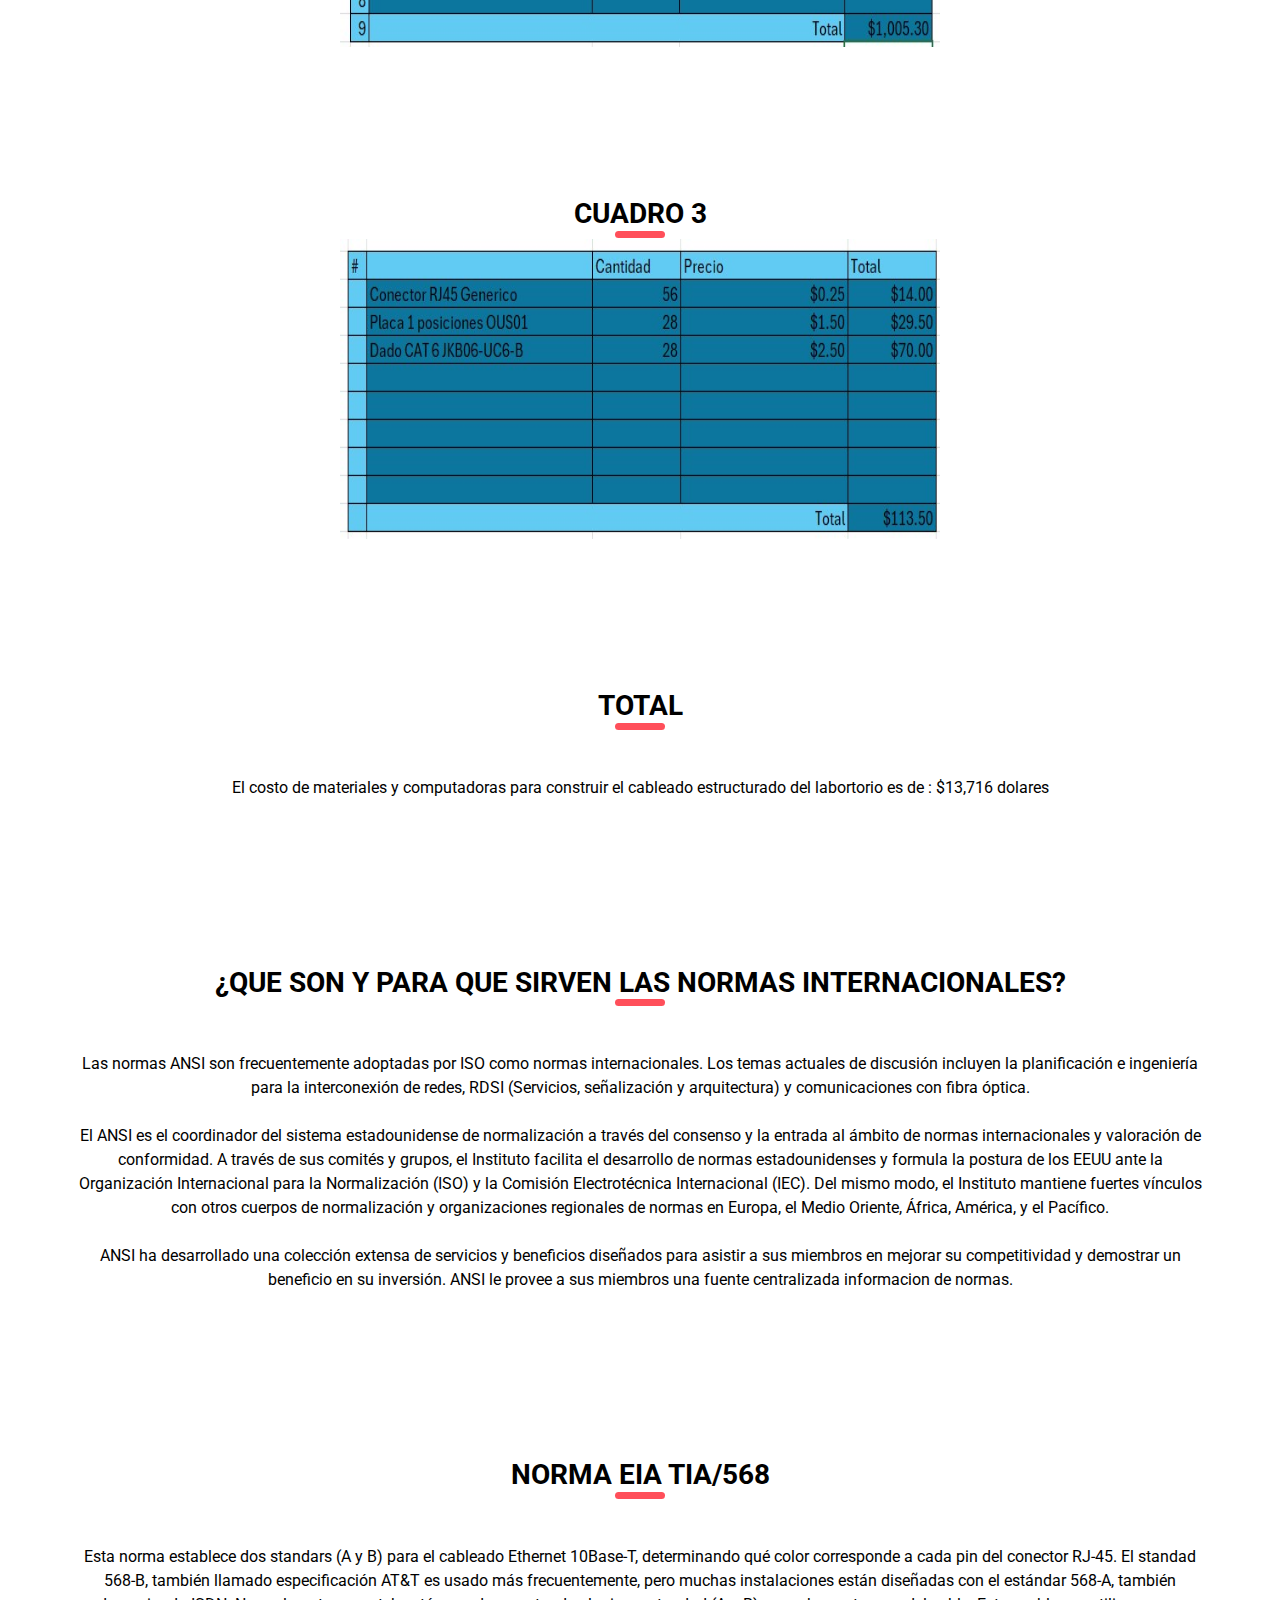
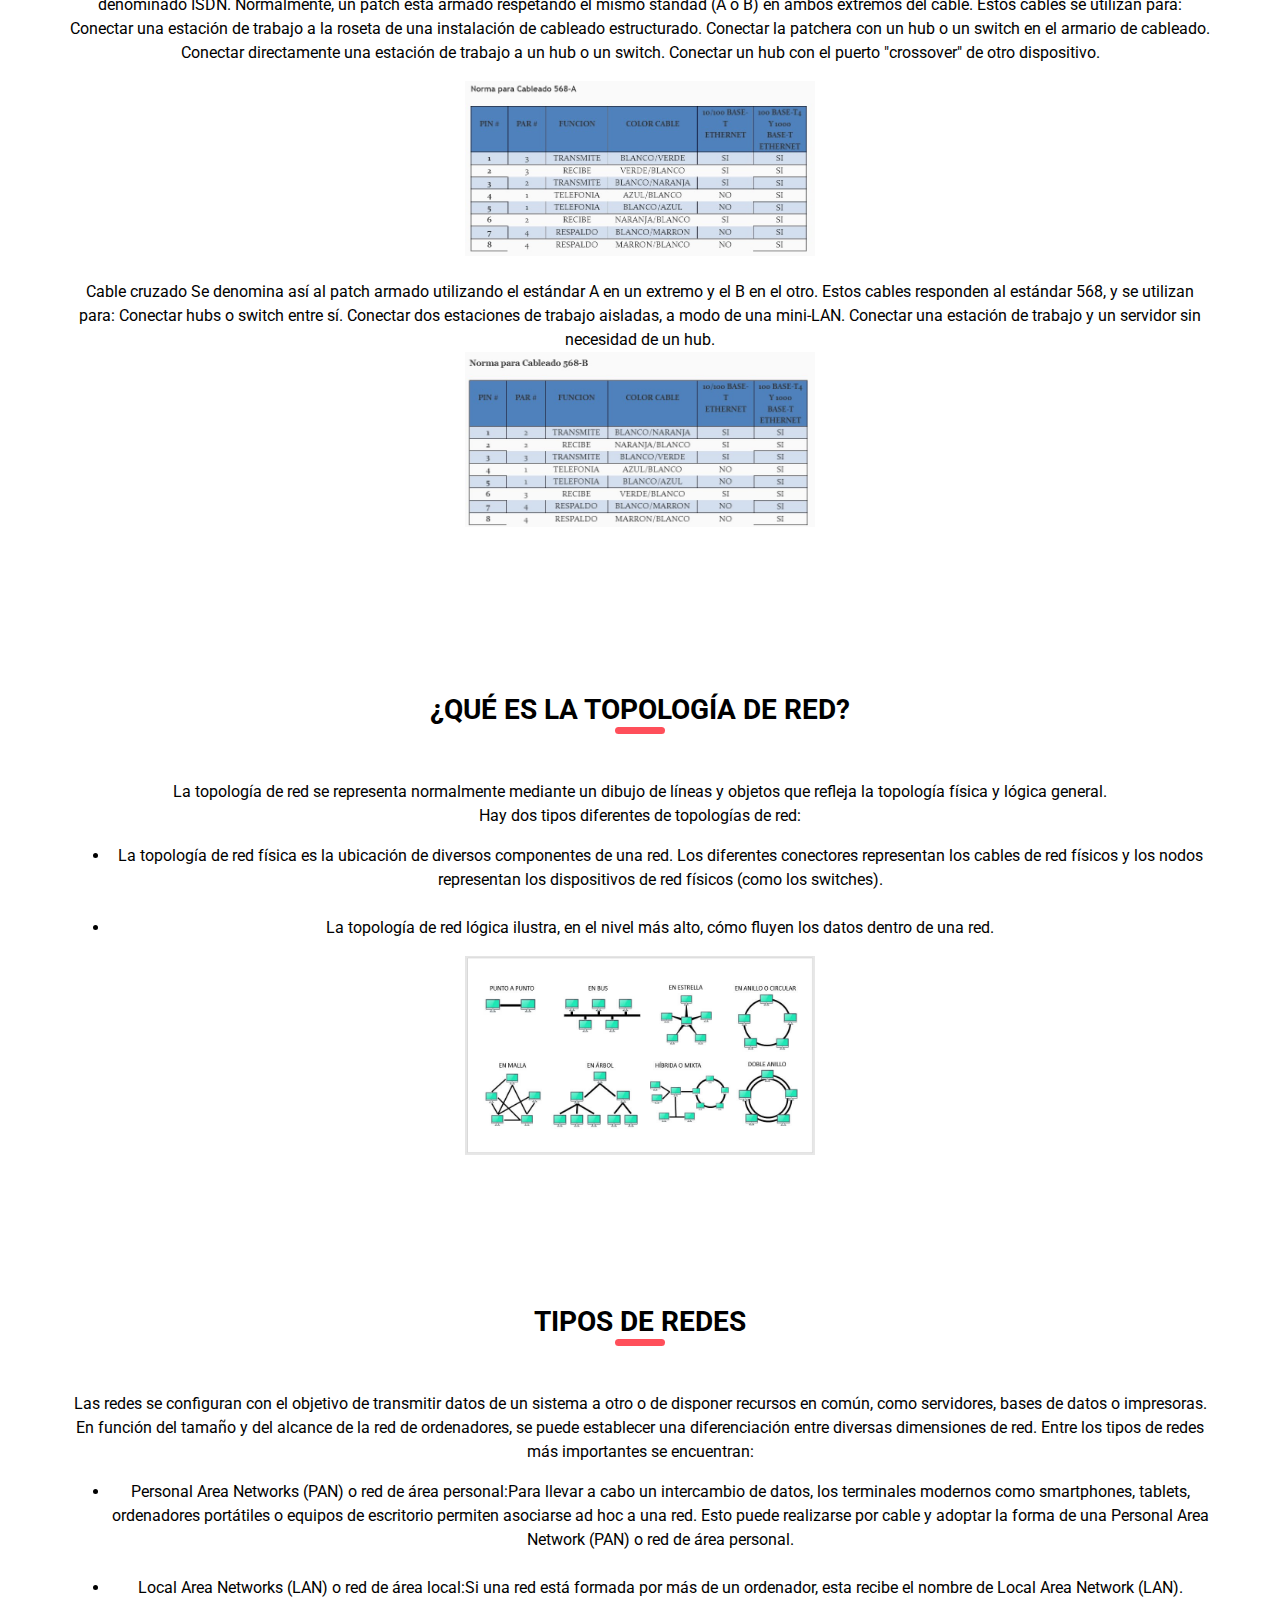
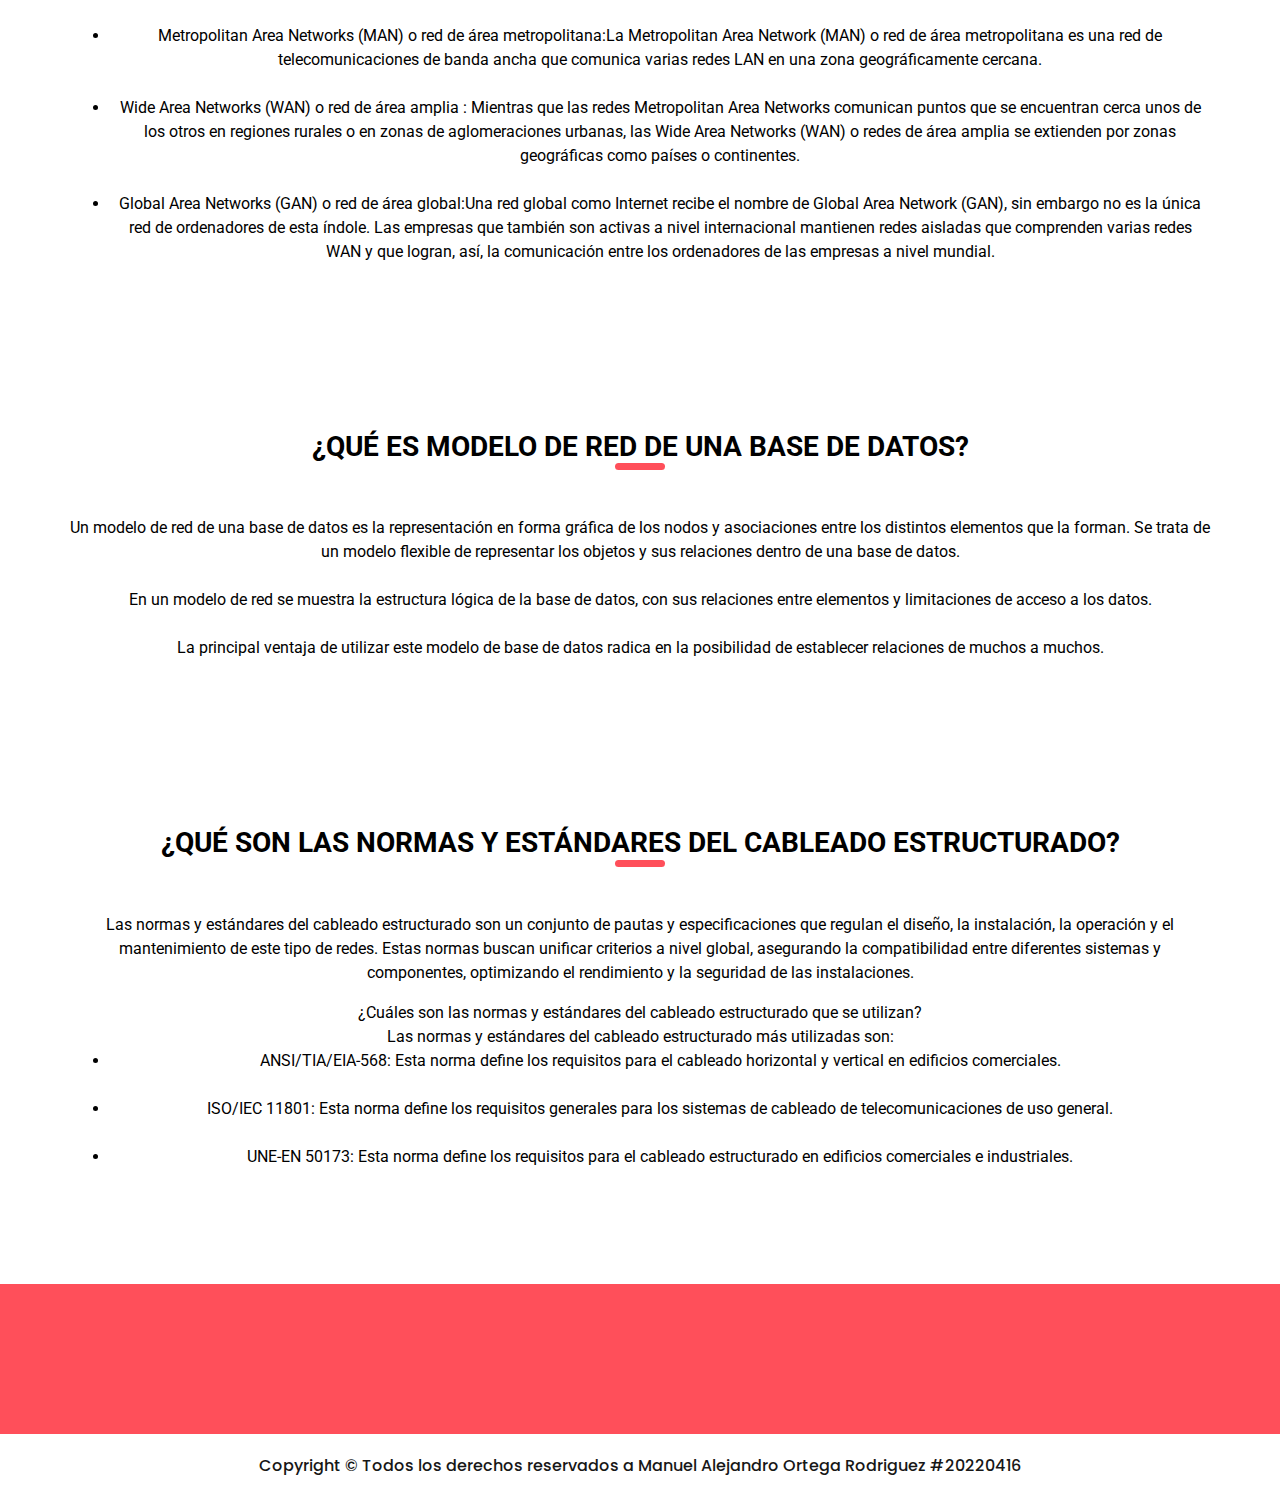
<file: heustonn-html/Sesión 2.html>
<!DOCTYPE html>
<html>

<head>
  <!-- Basic -->
  <meta charset="utf-8" />
  <meta http-equiv="X-UA-Compatible" content="IE=edge" />
  <!-- Mobile Metas -->
  <meta name="viewport" content="width=device-width, initial-scale=1, shrink-to-fit=no" />
  <!-- Site Metas -->
  <meta name="keywords" content="" />
  <meta name="description" content="" />
  <meta name="author" content="" />

  <title>Heustonn</title>

  <!-- slider stylesheet -->
  <link rel="stylesheet" type="text/css"
    href="https://cdnjs.cloudflare.com/ajax/libs/OwlCarousel2/2.1.3/assets/owl.carousel.min.css" />

  <!-- bootstrap core css -->
  <link rel="stylesheet" type="text/css" href="css/bootstrap.css" />

  <!-- fonts style -->
  <link href="https://fonts.googleapis.com/css?family=Poppins:400,700|Roboto:400,700&display=swap" rel="stylesheet">
  <!-- Custom styles for this template -->
  <link href="css/style.css" rel="stylesheet" />
  <!-- responsive style -->
  <link href="css/responsive.css" rel="stylesheet" />
</head>

<body>
  <div class="hero_area">
    <!-- header section strats -->
    <header class="header_section">
      <div class="container-fluid">
        <nav class="navbar navbar-expand-lg custom_nav-container ">
          <a class="navbar-brand" href="index.html">
            <span>
              Modulo 2.5
            </span>
          </a>
          <button class="navbar-toggler ml-auto" type="button" data-toggle="collapse"
            data-target="#navbarSupportedContent" aria-controls="navbarSupportedContent" aria-expanded="false"
            aria-label="Toggle navigation">
            <span class="navbar-toggler-icon"></span>
          </button>

          <div class="collapse navbar-collapse" id="navbarSupportedContent">
            <div class="d-flex mx-auto flex-column flex-lg-row align-items-center">
              <ul class="navbar-nav  ">
                <li class="nav-item ">
                  <a class="nav-link" href="index.html">Preguntas de la 1 a la 4 <span class="sr-only">(current)</span></a>
                </li>
                <li class="nav-item">
                  <a class="nav-link" href="Preguntas de la 5 a la 8.html"> Preguntas de la 5 a la 8 </a>
                </li>
                <li class="nav-item">
                  <a class="nav-link" href="Preguntas de la 9 a la 12.html"> Preguntas de la 9 a la 12 </a>
                </li>
                <li class="nav-item active">
                  <a class="nav-link" href="Sesión 2.html"> Sesión 2 </a>
                </li>
              </ul>
            </div>
          </div>
          <form class="form-inline my-2 my-lg-0 ml-0 ml-lg-4 mb-3 mb-lg-0">
            <button class="btn  my-2 my-sm-0 nav_search-btn" type="submit"></button>
          </form>
        </nav>
      </div>
    </header>
    <!-- end header section -->
  </div>

  <!-- contact section -->

  <section class="about_section layout_padding">
    <div class="container">
      <div class="custom_heading-container">
        <h3 class=" ">
          Presupuesto 
        </h3>
      </div>
    </div>
  </section>

  <section class="about_section layout_padding">
    <div class="container">
      <div class="custom_heading-container">
        <h3 class=" ">
          Medidas estimadas
        </h3>
      </div>
      <img src="images/Medidas estimadas.jpg" alt="Diagrama de Redes del Salón" width="600" height="300" allowfullscreen>
    </div>
  </section>

<section class="about_section layout_padding">
  <div class="container">
    <div class="custom_heading-container">
      <h3 class=" ">
        Cuadro 1
      </h3>
    </div>
    <img src="images/Presupuesto computadoras.jpg" alt="Diagrama de Redes del Salón" width="600" height="300" allowfullscreen>
  </div>
</section>

<section class="about_section layout_padding">
  <div class="container">
    <div class="custom_heading-container">
      <h3 class=" ">
        Cuadro 2
      </h3>
    </div>
    <img src="images/cableado estimado.jpg" alt="Diagrama de Redes del Salón" width="600" height="300" allowfullscreen>
  </div>
</section>

<section class="about_section layout_padding">
  <div class="container">
    <div class="custom_heading-container">
      <h3 class=" ">
        Cuadro 3
      </h3>
    </div>
    <img src="images/componentes estimados.jpg" alt="Diagrama de Redes del Salón" width="600" height="300" allowfullscreen>
  </div>
</section>

<section class="about_section layout_padding">
  <div class="container">
    <div class="custom_heading-container">
      <h3 class=" ">
        Total
      </h3>
    </div>
    <p class="layout_padding2-top">
      El costo de materiales y computadoras para construir el cableado estructurado del labortorio es de : $13,716 dolares
    </p>
  </div>
</section>


<section class="about_section layout_padding">
  <div class="container">
    <div class="custom_heading-container">
      <h3 class=" ">
        ¿Que son y para que sirven las normas internacionales?
      </h3>
    </div>
    <p class="layout_padding2-top">
      Las normas ANSI son frecuentemente adoptadas por ISO como normas internacionales. Los temas actuales de discusión
      incluyen la planificación e ingeniería para la interconexión de redes, RDSI (Servicios, señalización y
      arquitectura) y comunicaciones con fibra óptica.
      <br>
      <br>
      El ANSI es el coordinador del sistema estadounidense de normalización a través del consenso y la entrada al ámbito
      de normas internacionales y valoración de conformidad. A través de sus comités y grupos, el Instituto facilita el
      desarrollo de normas estadounidenses y formula la postura de los EEUU ante la Organización Internacional para la
      Normalización (ISO) y la Comisión Electrotécnica Internacional (IEC). Del mismo modo, el Instituto mantiene
      fuertes vínculos con otros cuerpos de normalización y organizaciones regionales de normas en Europa, el Medio
      Oriente, África, América, y el Pacífico.
      <br>
      <br>
      ANSI ha desarrollado una colección extensa de servicios y beneficios diseñados para asistir a sus miembros en
      mejorar su competitividad y demostrar un beneficio en su inversión. ANSI le provee a sus miembros una fuente
      centralizada informacion de normas.

    </p>
  </div>
</section>


<section class="about_section layout_padding">
  <div class="container">
    <div class="custom_heading-container">
      <h3 class=" ">
        NORMA EIA TIA/568
      </h3>
    </div>
    <p class="layout_padding2-top">
      Esta norma establece dos standars (A y B) para el cableado Ethernet 10Base-T,
      determinando qué color corresponde a cada pin del conector RJ-45.
      El standad 568-B, también llamado especificación AT&T es usado más frecuentemente, pero
      muchas instalaciones están diseñadas con el estándar 568-A, también denominado ISDN.
      Normalmente, un patch está armado respetando el mismo standad (A o B) en ambos
      extremos del cable. Estos cables se utilizan para:
      Conectar una estación de trabajo a la roseta de una instalación de cableado estructurado.
      Conectar la patchera con un hub o un switch en el armario de cableado.
      Conectar directamente una estación de trabajo a un hub o un switch.
      Conectar un hub con el puerto "crossover" de otro dispositivo.
      <br>
      <div class="img-box">
        <img src="images/n-1.jpg" alt="">
      </div>
      <br>
      Cable cruzado
      Se denomina así al patch armado utilizando el estándar A en un extremo y el B en el otro.
      Estos cables responden al estándar 568, y se utilizan para:
      Conectar hubs o switch entre sí.
      Conectar dos estaciones de trabajo aisladas, a modo de una mini-LAN.
      Conectar una estación de trabajo y un servidor sin necesidad de un hub.
      <br>
      <div class="img-box">
        <img src="images/n-2.jpg" alt="">
      </div>
    </p>
  </div>
</section>


<section class="about_section layout_padding">
  <div class="container">
    <div class="custom_heading-container">
      <h3 class=" ">
        ¿Qué es la topología de red?
      </h3>
    </div>
    <p class="layout_padding2-top">
      La topología de red se representa normalmente mediante un dibujo de líneas y objetos que refleja la topología
      física y lógica general.
      <br>
      Hay dos tipos diferentes de topologías de red:
      <br>
      <ul>
        <li>La topología de red física es la ubicación de diversos componentes de una red. Los diferentes conectores representan los cables de red físicos y los nodos representan los dispositivos de red físicos (como los switches).</li>
       <br>
        <li>La topología de red lógica ilustra, en el nivel más alto, cómo fluyen los datos dentro de una red.</li>
      </ul>
    </p>
    <div class="img-box">
      <img src="images/n-3.jpg" alt="">
    </div>
  </div>
</section>

<section class="about_section layout_padding">
  <div class="container">
    <div class="custom_heading-container">
      <h3 class=" ">
        Tipos de redes
      </h3>
    </div>
    <p class="layout_padding2-top">
      Las redes se configuran con el objetivo de transmitir datos de un sistema a otro o de disponer recursos en común, como servidores, bases de datos o impresoras. En función del tamaño y del alcance de la red de ordenadores, se puede establecer una diferenciación entre diversas dimensiones de red. Entre los tipos de redes más importantes se encuentran:
      <br>
      <ul>
        <li>Personal Area Networks (PAN) o red de área personal:Para llevar a cabo un intercambio de datos, los terminales modernos como smartphones, tablets, ordenadores portátiles o equipos de escritorio permiten asociarse ad hoc a una red. Esto puede realizarse por cable y adoptar la forma de una Personal Area Network (PAN) o red de área personal. </li>
       <br>
        <li>Local Area Networks (LAN) o red de área local:Si una red está formada por más de un ordenador, esta recibe el nombre de Local Area Network (LAN). </li>
        <br>
        <li>Metropolitan Area Networks (MAN) o red de área metropolitana:La Metropolitan Area Network (MAN) o red de área metropolitana es una red de telecomunicaciones de banda ancha que comunica varias redes LAN en una zona geográficamente cercana. </li>
        <br>
        <li>Wide Area Networks (WAN) o red de área amplia : Mientras que las redes Metropolitan Area Networks comunican puntos que se encuentran cerca unos de los otros en regiones rurales o en zonas de aglomeraciones urbanas, las Wide Area Networks (WAN) o redes de área amplia se extienden por zonas geográficas como países o continentes.</li>
        <br>
        <li>Global Area Networks (GAN) o red de área global:Una red global como Internet recibe el nombre de Global Area Network (GAN), sin embargo no es la única red de ordenadores de esta índole. Las empresas que también son activas a nivel internacional mantienen redes aisladas que comprenden varias redes WAN y que logran, así, la comunicación entre los ordenadores de las empresas a nivel mundial.</li>
      </ul>
    </p>
  </div>
</section>

<section class="about_section layout_padding">
  <div class="container">
    <div class="custom_heading-container">
      <h3 class=" ">
        ¿Qué es modelo de red de una base de datos?
      </h3>
    </div>
    <p class="layout_padding2-top">
      Un modelo de red de una base de datos es la representación en forma gráfica de los nodos y asociaciones entre los distintos elementos que la forman. Se trata de un modelo flexible de representar los objetos y sus relaciones dentro de una base de datos.
      <br>
      <br>
      En un modelo de red se muestra la estructura lógica de la base de datos, con sus relaciones entre elementos y limitaciones de acceso a los datos.
      <br>
      <br>
      La principal ventaja de utilizar este modelo de base de datos radica en la posibilidad de establecer relaciones de muchos a muchos.

    </p>
  </div>
</section>

<section class="about_section layout_padding">
  <div class="container">
    <div class="custom_heading-container">
      <h3 class=" ">
        ¿Qué son las normas y estándares del cableado estructurado?
      </h3>
    </div>
    <p class="layout_padding2-top">
      Las normas y estándares del cableado estructurado son un conjunto de pautas y especificaciones que regulan el diseño, la instalación, la operación y el mantenimiento de este tipo de redes. Estas normas buscan unificar criterios a nivel global, asegurando la compatibilidad entre diferentes sistemas y componentes, optimizando el rendimiento y la seguridad de las instalaciones.
    </p>
    ¿Cuáles son las normas y estándares del cableado estructurado que se utilizan?
<br>
Las normas y estándares del cableado estructurado más utilizadas son:
<br>
<ul>
  <li>ANSI/TIA/EIA-568: Esta norma define los requisitos para el cableado horizontal y vertical en edificios comerciales.</li>
 <br>
  <li>ISO/IEC 11801: Esta norma define los requisitos generales para los sistemas de cableado de telecomunicaciones de uso general.</li>
  <br>
  <li>UNE-EN 50173: Esta norma define los requisitos para el cableado estructurado en edificios comerciales e industriales.  </li>
  <br>
</ul>

  </div>
</section>

  <!-- end contact section -->

  <!-- info section -->
  <section class="info_section layout_padding">
    <div class="container">
    </div>
  </section>



  <!-- end info_section -->

  <!-- footer section -->
  <section class="container-fluid footer_section">
    <p>
      Copyright &copy; Todos los derechos reservados a Manuel Alejandro Ortega Rodriguez #20220416
    </p>
  </section>
  <!-- footer section -->

  <script type="text/javascript" src="js/jquery-3.4.1.min.js"></script>
  <script type="text/javascript" src="js/bootstrap.js"></script>
</body>

</html>
</file>
<file: heustonn-html/css/style.css>
body {
  font-family: 'Roboto', sans-serif;
  color: #000000;
  background-color: #ffffff;
}

.layout_padding {
  padding: 75px 0;
}

.layout_padding2 {
  padding: 45px 0;
}

.layout_padding2-top {
  padding-top: 45px;
}

.layout_padding2-bottom {
  padding-bottom: 45px;
}

.layout_padding-top {
  padding-top: 75px;
}

.layout_padding-bottom {
  padding-bottom: 75px;
}

.custom_heading-container {
  display: -webkit-box;
  display: -ms-flexbox;
  display: flex;
  -webkit-box-pack: center;
      -ms-flex-pack: center;
          justify-content: center;
}

.custom_heading-container h3 {
  text-transform: uppercase;
  font-weight: bold;
  color: #000000;
  position: relative;
}

.custom_heading-container h3::before {
  content: "";
  position: absolute;
  bottom: -7px;
  left: 50%;
  width: 50px;
  height: 7px;
  -webkit-transform: translateX(-50%);
          transform: translateX(-50%);
  background-color: #ff4f5a;
  border-radius: 15px;
}

.btn-box {
  display: -webkit-box;
  display: -ms-flexbox;
  display: flex;
  -webkit-box-align: center;
      -ms-flex-align: center;
          align-items: center;
  -webkit-box-pack: center;
      -ms-flex-pack: center;
          justify-content: center;
  font-family: "Poppins", sans-serif;
}

.btn-box a {
  color: #1d1d1d;
  margin-right: 15px;
  font-size: 18px;
}

.btn-box hr {
  width: 75px;
  height: 1.2px;
  border: none;
  background-color: #464646;
  margin: 0;
}

/*header section*/
.sub_page .hero_area {
  height: auto;
}

.hero_area.sub_pages {
  height: auto;
}

.header_section {
  background-color: #000000;
  font-family: "Poppins", sans-serif;
}

.header_section .container-fluid {
  padding-right: 25px;
  padding-left: 25px;
}

.header_section .nav_container {
  margin: 0 auto;
}

.custom_nav-container .navbar-nav .nav-item .nav-link {
  padding: 10px 30px;
  color: #ffffff;
  text-align: center;
  position: relative;
}

.custom_nav-container .navbar-nav .nav-item .nav-link::before {
  content: "";
  display: none;
  position: absolute;
  bottom: 7px;
  left: 50%;
  width: 17px;
  height: 4px;
  -webkit-transform: translateX(-50%);
          transform: translateX(-50%);
  background-color: #ff4f5a;
  border-radius: 5px;
}

.custom_nav-container .navbar-nav .nav-item .nav-link:hover::before {
  display: block;
}

.custom_nav-container .navbar-nav .nav-item.active a::before {
  display: block;
}

a,
a:hover,
a:focus {
  text-decoration: none;
}

a:hover,
a:focus {
  color: initial;
}

.btn,
.btn:focus {
  outline: none !important;
  -webkit-box-shadow: none;
          box-shadow: none;
}

.custom_nav-container .nav_search-btn {
  background-image: url(../images/search-icon.png);
  background-size: 22px;
  background-repeat: no-repeat;
  background-position-y: 7px;
  width: 35px;
  height: 35px;
  padding: 0;
  border: none;
}

.navbar-brand {
  display: -webkit-box;
  display: -ms-flexbox;
  display: flex;
  -webkit-box-align: center;
      -ms-flex-align: center;
          align-items: center;
}

.navbar-brand img {
  width: 45px;
  margin-right: 5px;
}

.navbar-brand span {
  font-weight: bold;
  font-size: 24px;
  color: #ffffff;
}

.custom_nav-container {
  z-index: 99999;
  padding: 5px 0;
}

.custom_nav-container .navbar-toggler {
  outline: none;
}

.custom_nav-container .navbar-toggler .navbar-toggler-icon {
  background-image: url(../images/menu.png);
  background-size: 42px;
}

/*end header section*/
/* slider section */
.slider_section .row {
  -webkit-box-align: center;
      -ms-flex-align: center;
          align-items: center;
}

.slider_section .img-box img {
  width: 100%;
}

.slider_section .detail-box h1 {
  font-weight: bold;
  font-size: 4rem;
  color: #1a2e35;
}

.slider_section .detail-box h1 span {
  color: #ff4f5a;
}

.slider_section .slider_nav-box {
  display: -webkit-box;
  display: -ms-flexbox;
  display: flex;
  -webkit-box-pack: justify;
      -ms-flex-pack: justify;
          justify-content: space-between;
  -webkit-box-align: center;
      -ms-flex-align: center;
          align-items: center;
}

.slider_section .slider_nav-box .custom_carousel-control {
  display: -webkit-box;
  display: -ms-flexbox;
  display: flex;
}

.slider_section .carousel-control-prev,
.slider_section .carousel-control-next {
  position: unset;
  width: 50px;
  height: 50px;
  opacity: 1;
  background-repeat: no-repeat;
  background-size: 20px;
  background-position: center;
}

.slider_section .carousel-control-prev {
  left: 2%;
  background-image: url(../images/left-arrow-black.png);
}

.slider_section .carousel-control-prev:hover {
  background-image: url(../images/left-arrow.png);
}

.slider_section .carousel-control-next {
  right: 2%;
  background-image: url(../images/right-arrow-black.png);
}

.slider_section .carousel-control-next:hover {
  background-image: url(../images/right-arrow.png);
}

/* end slider section */
.bg {
  background-image: url(../images/bg.jpg);
  background-size: cover;
}

.about_section {
  text-align: center;
}

.about_section .img-box img {
  width: 350px;
}

.service_section {
  text-align: center;
  position: relative;
}

.service_section .custom_heading-container {
  margin-bottom: 15px;
}

.service_section .service_container {
  padding: 45px 0 75px 0;
}

.service_section .box.b-2 .detail-box {
  width: 60%;
  text-align: right;
  overflow: hidden;
}

.service_section .box.b-2 .detail-box p {
  height: 52px;
  overflow: hidden;
}

.service_section .box.b-2 .detail-box a {
  min-width: 100px;
}

.service_section .box.b-3 .detail-box {
  width: 70%;
  margin-left: auto;
  overflow: hidden;
  text-align: left;
}

.service_section .box.b-3 .detail-box p {
  height: 52px;
  overflow: hidden;
}

.service_section .box.b-3 .detail-box a {
  min-width: 100px;
}

.service_section .img-box img {
  height: 200px;
}

.service_section .detail-box {
  height: 118px;
  margin-top: 10px;
}

.service_section .detail-box h6 {
  font-weight: bold;
}

.service_section .detail-box .btn-box a {
  color: #ff4f5a;
}

.service_section .detail-box .btn-box hr {
  background-color: #ff4f5a;
}

.service_section::before {
  content: "";
  width: 200px;
  height: 175px;
  position: absolute;
  bottom: 95px;
  left: 50%;
  -webkit-transform: translateX(-50%);
          transform: translateX(-50%);
  background-size: cover;
  background-image: url(../images/worker.png);
}

.work_section {
  background-color: #ff4f5a;
}

.work_section .custom_heading-container h3 {
  color: #ffffff;
}

.work_section .custom_heading-container h3::before {
  background-color: #ffffff;
}

.work_section .work_container {
  display: -webkit-box;
  display: -ms-flexbox;
  display: flex;
  -webkit-box-pack: center;
      -ms-flex-pack: center;
          justify-content: center;
  text-align: center;
  -ms-flex-wrap: wrap;
      flex-wrap: wrap;
  padding: 45px 0;
}

.work_section .work_container .box {
  width: 275px;
  height: 275px;
  display: -webkit-box;
  display: -ms-flexbox;
  display: flex;
  -webkit-box-orient: vertical;
  -webkit-box-direction: normal;
      -ms-flex-direction: column;
          flex-direction: column;
  -webkit-box-align: center;
      -ms-flex-align: center;
          align-items: center;
  padding: 35px 0 20px 0;
  background-color: #ffffff;
  border-radius: 5px;
  margin: 45px 10px;
  -webkit-box-shadow: 0 0 8px 0px rgba(0, 0, 0, 0.1);
          box-shadow: 0 0 8px 0px rgba(0, 0, 0, 0.1);
}

.work_section .work_container .box .img-box {
  width: 150px;
}

.work_section .work_container .box .img-box img {
  width: 100%;
}

.work_section .work_container .box .name {
  margin-top: 10px;
}

.work_section .work_container .box.b-1, .work_section .work_container .box.b-3 {
  -webkit-animation: odd-box-animate 2s infinite;
          animation: odd-box-animate 2s infinite;
}

.work_section .work_container .box.b-2, .work_section .work_container .box.b-4 {
  -webkit-animation: even-box-animate 2s infinite;
          animation: even-box-animate 2s infinite;
}

@-webkit-keyframes odd-box-animate {
  0% {
    -webkit-transform: translateY(45px);
            transform: translateY(45px);
  }
  50% {
    -webkit-transform: translateY(-45px);
            transform: translateY(-45px);
  }
  100% {
    -webkit-transform: translateY(45px);
            transform: translateY(45px);
  }
}

@keyframes odd-box-animate {
  0% {
    -webkit-transform: translateY(45px);
            transform: translateY(45px);
  }
  50% {
    -webkit-transform: translateY(-45px);
            transform: translateY(-45px);
  }
  100% {
    -webkit-transform: translateY(45px);
            transform: translateY(45px);
  }
}

@-webkit-keyframes even-box-animate {
  0% {
    -webkit-transform: translateY(-45px);
            transform: translateY(-45px);
  }
  50% {
    -webkit-transform: translateY(45px);
            transform: translateY(45px);
  }
  100% {
    -webkit-transform: translateY(-45px);
            transform: translateY(-45px);
  }
}

@keyframes even-box-animate {
  0% {
    -webkit-transform: translateY(-45px);
            transform: translateY(-45px);
  }
  50% {
    -webkit-transform: translateY(45px);
            transform: translateY(45px);
  }
  100% {
    -webkit-transform: translateY(-45px);
            transform: translateY(-45px);
  }
}

.work_section .btn-box a {
  color: #ffffff;
}

.work_section .btn-box hr {
  background-color: #ffffff;
}

.contact_section input,
.contact_section select {
  width: 100%;
  border: 0;
  padding: 15px 12px;
  background-color: #f2f2f2;
  outline: none;
  margin: 10px 0;
}

.contact_section input::-webkit-input-placeholder,
.contact_section select::-webkit-input-placeholder {
  color: #3a3a3a;
}

.contact_section input:-ms-input-placeholder,
.contact_section select:-ms-input-placeholder {
  color: #3a3a3a;
}

.contact_section input::-ms-input-placeholder,
.contact_section select::-ms-input-placeholder {
  color: #3a3a3a;
}

.contact_section input::placeholder,
.contact_section select::placeholder {
  color: #3a3a3a;
}

.contact_section button {
  background-color: #ff4f5a;
  padding: 12px 55px;
  outline: none;
  border: none;
  border: 1px solid #ff4f5a;
  color: #fff;
  margin-top: 25px;
}

.contact_section button:hover {
  color: #ff4f5a;
  background-color: transparent;
}

.client_section .client_container {
  display: -webkit-box;
  display: -ms-flexbox;
  display: flex;
  -webkit-box-orient: vertical;
  -webkit-box-direction: normal;
      -ms-flex-direction: column;
          flex-direction: column;
  -webkit-box-align: center;
      -ms-flex-align: center;
          align-items: center;
  width: 600px;
  border: 1px solid #cccccc;
  padding: 45px 35px 35px 25px;
  background-color: #ffffff;
  margin: 0 auto;
}

.client_section .client_container .detail-box p {
  text-align: center;
}

.client_section .client_container .client_id {
  display: -webkit-box;
  display: -ms-flexbox;
  display: flex;
  -webkit-box-align: center;
      -ms-flex-align: center;
          align-items: center;
  margin-top: 25px;
}

.client_section .client_container .client_id .img-box {
  width: 75px;
  margin-right: 10px;
}

.client_section .client_container .client_id .img-box img {
  width: 100%;
}

.client_section .client_container .client_id .name h5 {
  text-transform: uppercase;
}

.client_section .client_container .client_id .name h6 {
  color: #ff4f5a;
}

.info_section {
  background-color: #ff4f5a;
  color: #ffffff;
}

.info_section a {
  color: #ffffff;
}

.info_section h4 {
  text-transform: uppercase;
  margin-top: 15px;
  margin-bottom: 15px;
  font-weight: bold;
}

.info_section .info-logo h2 {
  font-weight: bold;
  font-size: 2rem;
  border-bottom: 1px solid #ffffff;
  padding-bottom: 5px;
  margin-right: 15px;
}

.info_section .info-nav ul {
  padding-left: 15px;
}

.info_section .info-nav ul li {
  list-style-type: none;
  position: relative;
  margin: 3px 0;
}

.info_section .info-nav ul li::before {
  content: "";
  width: 8px;
  height: 8px;
  background-color: #ffffff;
  position: absolute;
  top: 50%;
  left: -15px;
  -webkit-transform: translateY(-50%);
          transform: translateY(-50%);
  border-radius: 100%;
}

.info_section .info-contact h6 {
  color: #000000;
  font-size: 18px;
}

.info_section .info-contact .call {
  margin-top: 20px;
}

.info_section .discover ul {
  padding: 0;
}

.info_section .discover ul li {
  list-style-type: none;
  margin: 5px 0;
}

/* footer section*/
.footer_section {
  background-color: #ffffff;
  padding: 20px;
  font-family: "Poppins", sans-serif;
  font-weight: 500;
}

.footer_section p {
  color: #171717;
  margin: 0;
  text-align: center;
}

.footer_section a {
  color: #171717;
}

/* end footer section*/
/*# sourceMappingURL=style.css.map */
</file>
<file: heustonn-html/css/responsive.css>
@media (max-width: 1120px) {}

@media (max-width: 992px) {
    .custom_nav-container .nav_search-btn {
        display: none;
    }

    .service_section::before {
        bottom: 45px;
    }

    .service_section .service_container {
        padding: 45px 0 125px 0;
    }



    .service_section .box.b-2 .detail-box {
        width: auto;
    }

    .service_section .box.b-3 .detail-box {
        width: auto;
    }


}

@media (max-width: 768px) {
    .slider_section .detail-box {
        text-align: center;
        margin-top: 25px;
    }

    .info_section .col-md-3 {
        text-align: center;
    }

    .info_section .col-md-3:not(:nth-last-child(1)) {
        margin-bottom: 35px;
    }

    .service_section .box.b-1 .detail-box {
        text-align: left;
    }

    .service_section .box.b-4 .detail-box {
        text-align: right;
    }

    .service_section .box {
        margin: 25px 0;
    }

    .info_section .info-nav ul {
        display: flex;
        flex-direction: column;
        align-items: center;
    }

    .client_section .client_container {
        width: 100%;
    }
}

@media (max-width: 576px) {
    .slider_section .detail-box h1 {
        font-size: 3.5rem;
    }

    .about_section .img-box img {
        width: 100%;
    }

    @keyframes odd-box-animate {
        0% {
            transform: translateY(25px);
        }

        50% {
            transform: translateY(-25px);
        }

        100% {
            transform: translateY(25px);
        }
    }

    @keyframes even-box-animate {
        0% {
            transform: translateY(-25px);
        }

        50% {
            transform: translateY(25px);
        }

        100% {
            transform: translateY(-25px);
        }
    }

    .work_section .work_container .box.b-1,
    .work_section .work_container .box.b-3,
    .work_section .work_container .box.b-2,
    .work_section .work_container .box.b-4 {
        animation-duration: 1.5s;
    }
}

@media (max-width: 480px) {}

@media (max-width: 420px) {
    .slider_section .detail-box h1 {
        font-size: 3rem;
    }

    element {}

    .custom_heading-container h3 {

        text-transform: uppercase;
        font-weight: bold;
        color: #000000;
        position: relative;

    }

    .custom_heading-container h3 {
        font-size: 1.5rem;
    }
}

@media (max-width: 360px) {}

@media (min-width: 1200px) {
    .container {
        max-width: 1170px;
    }
}
</file>
